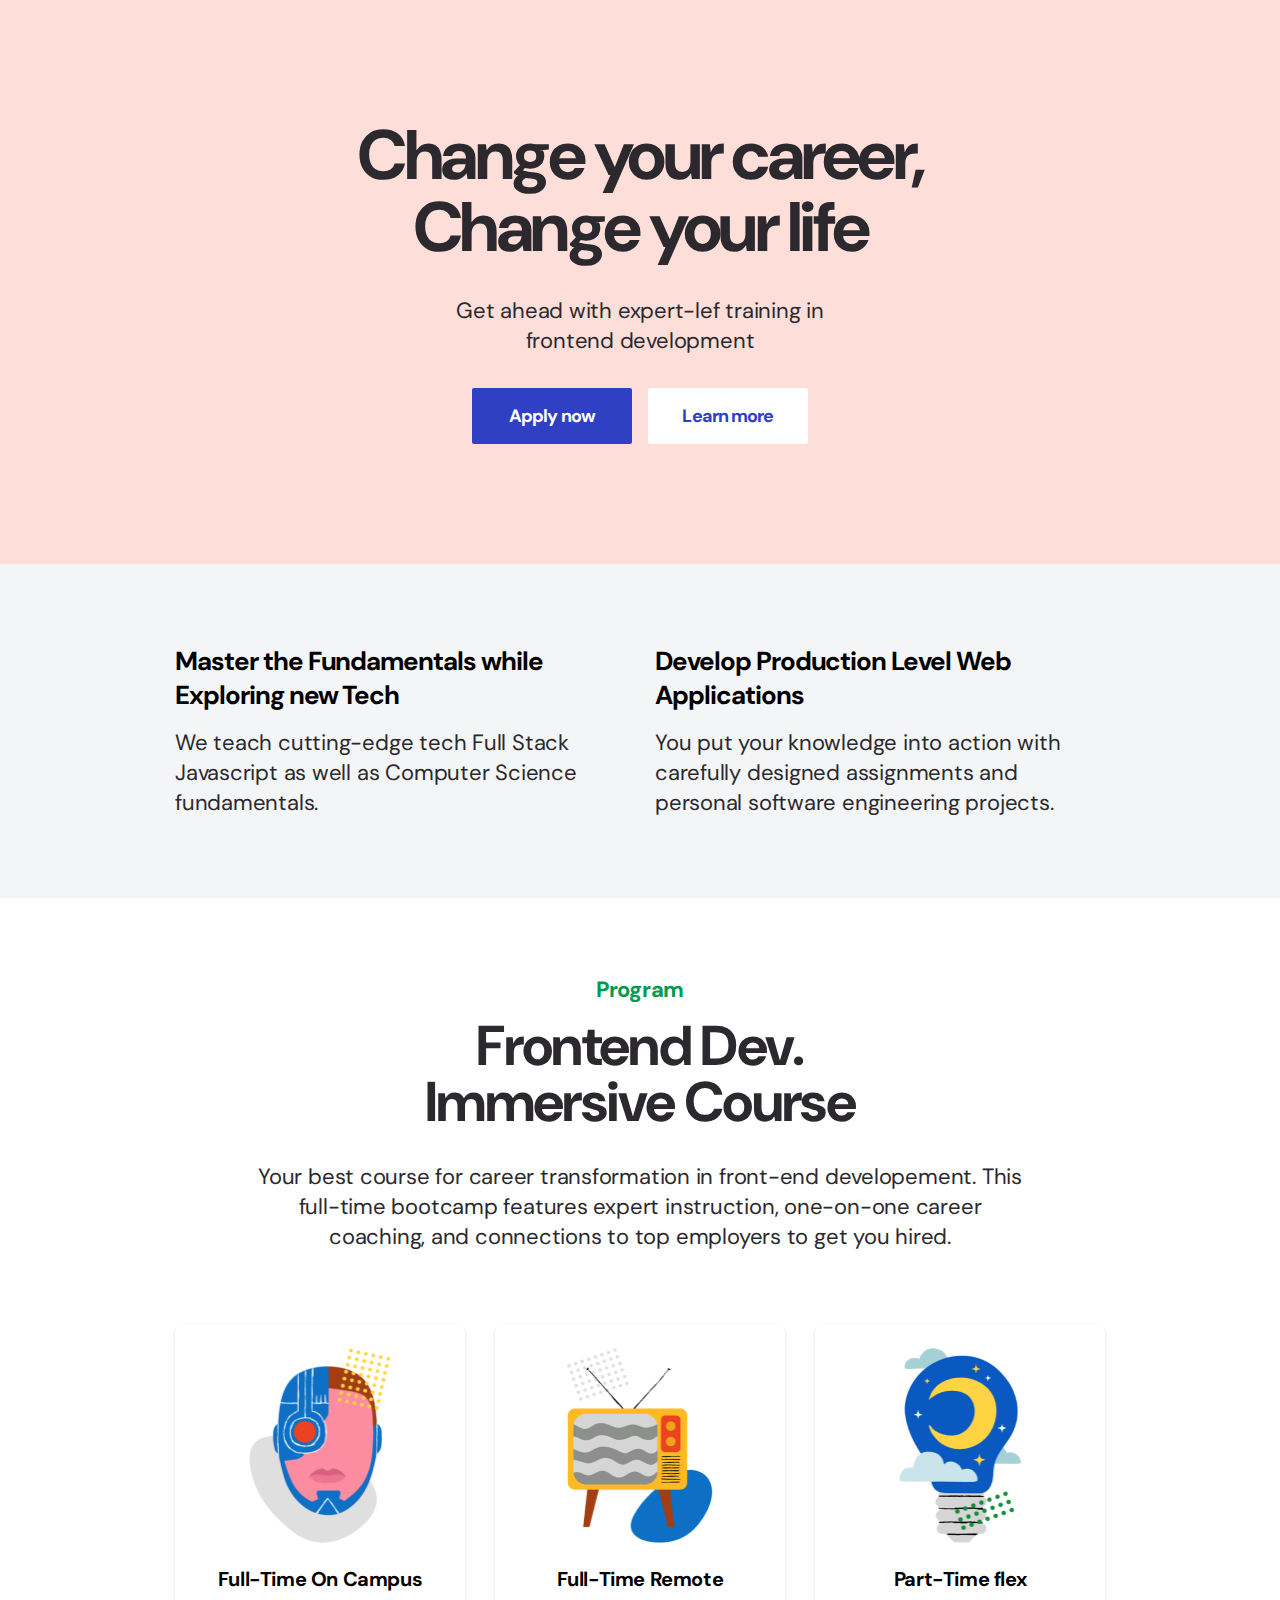
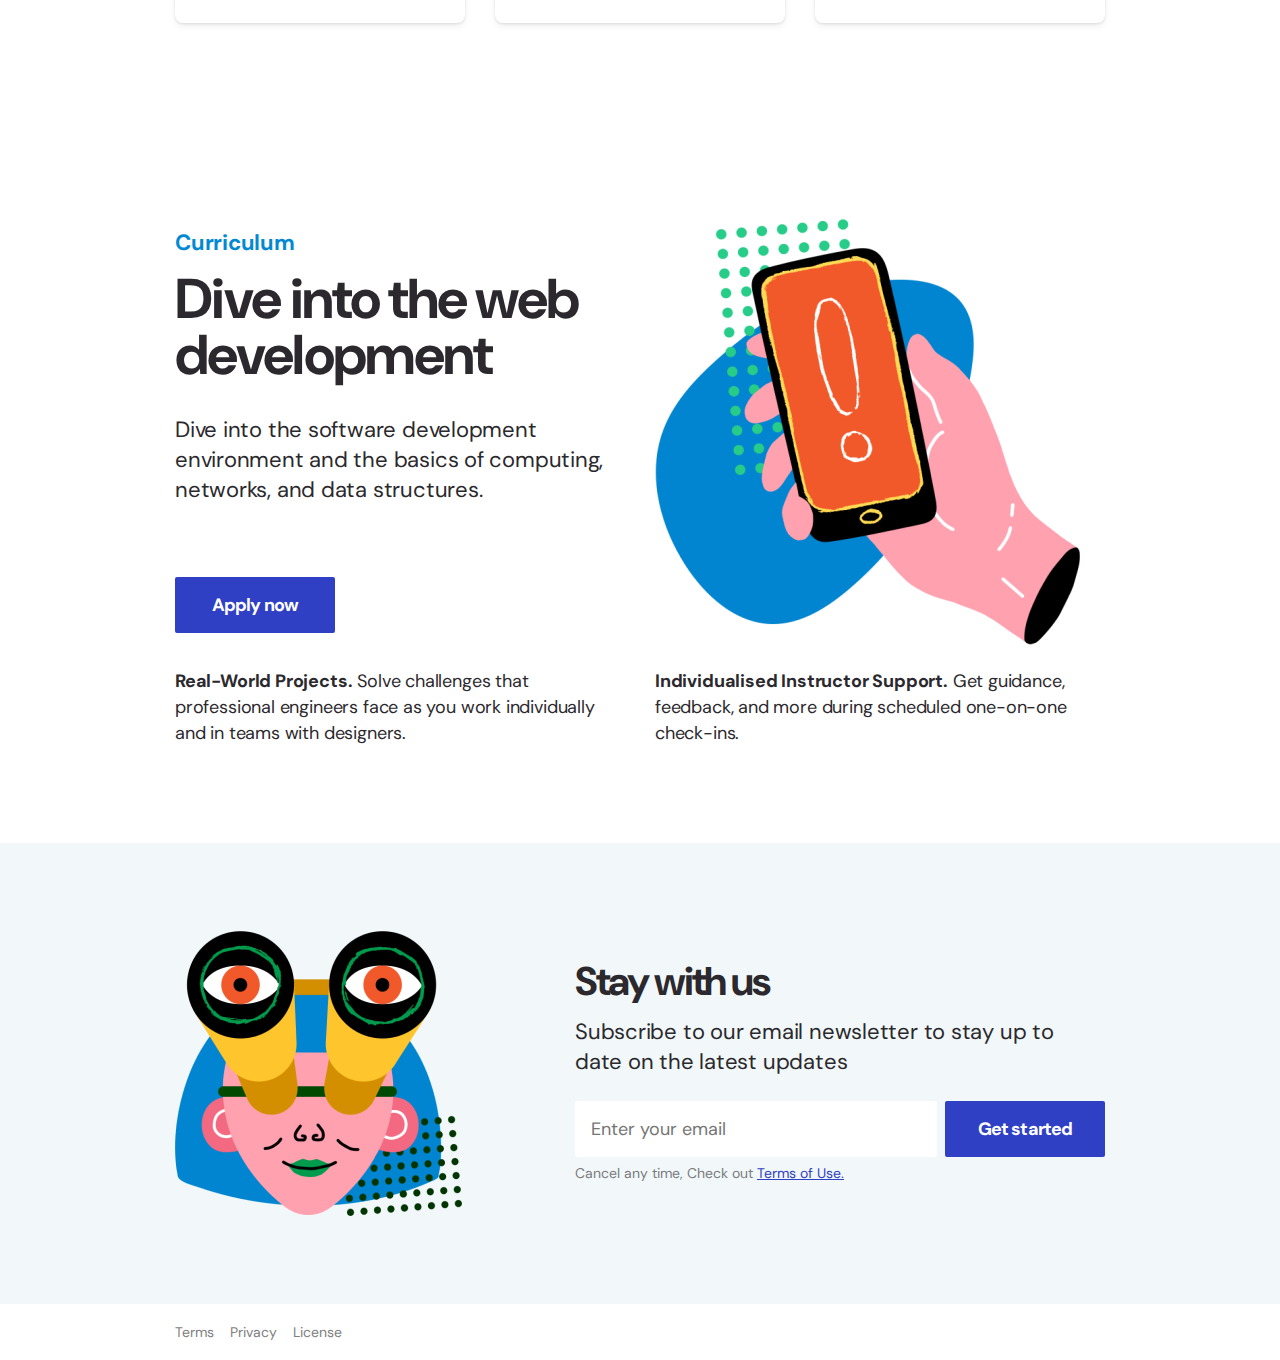
<file: goorm/index.html>
<html lang="en">
<head>
    <meta charset="UTF-8">
    <meta http-equiv="X-UA-Compatible" content="IE=edge">
    <meta name="viewport" content="width=device-width, initial-scale=1.0">
    <title>Document</title>
    <link href="https://fonts.googleapis.com/css2?family=DM+Sans:wght@400;700&display=swap" rel="stylesheet">
    <link rel="stylesheet" href="./grid.min.css">
    <link rel="stylesheet" href="./style.css">
</head>
<body>
    <section class="landing">
        <div class="container">
            <div class="row">
                <div class="col-12">
                    <div class="landing-content">
                        <h1 class="landing-title">Change your career,<br />Change your life</h1>
                        <p class="landing-desc">Get ahead with expert-lef training in<br />frontend development</p>
                        <div class="button-group">
                            <a href="#" class="fill-button">Apply now</a>
                            <a href="#" class="fill-button inverted">Learn more</a>
                        </div>
                    </div>
                </div>
            </div>
        </div>
    </section>

    <section class="service">
        <div class="container">
            <div class="row">
                <div class="col-12 col-md-6">
                    <h2 class="service-title">Master the Fundamentals while Exploring new Tech</h2>
                    <p class="service-desc">We teach cutting-edge tech Full Stack Javascript as well as Computer Science fundamentals.</p>
                </div>
                <div class="col-12 col-md-6">
                    <h2 class="service-title">Develop Production Level Web Applications</h2>
                    <p class="service-desc">You put your knowledge into action with carefully designed assignments and personal software engineering projects.</p>
                </div>
            </div>
        </div>
    </section>

    <section class="program section">
        <div class="container">
            <div class="row justify-content-center">
                <div class="col-12 col-md-10">
                    <strong class="section-category">Program</strong>
                    <h1 class="section-title">Frontend Dev.<br />Immersive Course</h1>
                    <p class="section-desc">Your best course for career transformation in front-end developement. This full-time bootcamp features expert instruction, one-on-one career coaching, and connections to top employers to get you hired.</p>
                </div>
            </div>
            <div class="row">
                <div class="col-12 col-md-4">
                    <a href="#" class="program-card">
                        <img src="./assets/img-fulltime-campus.png" alt="">
                        <strong>Full-Time On Campus</strong>
                    </a>
                </div>
                <div class="col-12 col-md-4">
                    <a href="#" class="program-card">
                        <img src="./assets/img-fulltime-remote.png" alt="">
                        <strong>Full-Time Remote</strong>
                    </a>
                </div>
                <div class="col-12 col-md-4">
                    <a href="#" class="program-card">
                        <img src="./assets/img-parttime-flex.png" alt="">
                        <strong>Part-Time flex</strong>
                    </a>
                </div>
            </div>
        </div>
    </section>

    <section class="curriculum section">
        <div class="container">
            <div class="row align-items-center">
                <div class="col-12 col-md-6">
                    <strong class="section-category">Curriculum</strong>
                    <h1 class="section-title">Dive into the web development</h1>
                    <p class="section-desc">Dive into the software development environment and the basics of computing, networks, and data structures.</p>
                    <a href="#" class="fill-button">Apply now</a>
                </div>
                <div class="col-12 col-md-6">
                    <div class="curriculum-image">
                        <img src="./assets/img-curriculum.png" alt="Curriculum">
                    </div>
                </div>
            </div>
            <div class="row">
                <div class="col-12 col-md-6">
                    <p class="curriculum-detail-desc"><strong>Real-World Projects.</strong> Solve challenges that professional engineers face as you work individually and in teams with designers.</p>
                </div>
                <div class="col-12 col-md-6">
                    <p class="curriculum-detail-desc"><strong>Individualised Instructor Support.</strong> Get guidance, feedback, and more during scheduled one-on-one check-ins.</p>
                </div>
            </div>
        </div>
    </section>

    <aside class="subscription">
        <div class="container">
            <div class="row align-items-center">
                <div class="col-12 col-md-5">
                   <div class="subscription-image">
                       <img src="./assets/img-banner.png" alt="Subscribe us">
                   </div> 
                </div>
                <div class="col-12 col-md-7">
                    <h1 class="subscription-title">Stay with us</h1>
                    <p class="subscription-desc">Subscribe to our email newsletter to stay up to date on the latest updates</p>
                    <form action="" method="POST" class="subscription-form">
                        <div class="input-group">
                            <input type="email" placeholder="Enter your email" />
                            <button type="submit" class="fill-button">Get started</button>
                        </div>
                        <p class="form-notice">Cancel any time, Check out <a href="#">Terms of Use.</a></p>
                    </form>
                </div>
            </div>
        </div>
    </aside>

    <footer class="footer">
        <div class="container">
            <div class="row">
                <div class="col-12">
                    <ul class="footer-links">
                        <li class="footer-link">
                            <a href="#">Terms</a>
                        </li>
                        <li class="footer-link">
                            <a href="#">Privacy</a>
                        </li>
                        <li class="footer-link">
                            <a href="#">License</a>
                        </li>
                    </ul>
                </div>
            </div>
        </div>
    </footer>
</body>
</html>
</file>
<file: goorm/grid.min.css>
.sr-only{position:absolute;width:1px;height:1px;padding:0;margin:-1px;overflow:hidden;clip:rect(0, 0, 0, 0);white-space:nowrap;border:0}.sr-only-focusable:active,.sr-only-focusable:focus{position:static;width:auto;height:auto;overflow:visible;clip:auto;white-space:normal}/*!
 * Bootstrap Grid v4.4.1 (https://getbootstrap.com/)
 * Copyright 2011-2019 The Bootstrap Authors
 * Copyright 2011-2019 Twitter, Inc.
 * Licensed under MIT (https://github.com/twbs/bootstrap/blob/master/LICENSE)
 */html{-webkit-box-sizing:border-box;box-sizing:border-box;-ms-overflow-style:scrollbar}*,*::before,*::after{-webkit-box-sizing:inherit;box-sizing:inherit}.container{width:100%;padding-right:15px;padding-left:15px;margin-right:auto;margin-left:auto}@media (min-width: 576px){.container{max-width:540px}}@media (min-width: 768px){.container{max-width:720px}}@media (min-width: 992px){.container{max-width:960px}}@media (min-width: 1200px){.container{max-width:1140px}}.container-fluid,.container-sm,.container-md,.container-lg,.container-xl{width:100%;padding-right:15px;padding-left:15px;margin-right:auto;margin-left:auto}@media (min-width: 576px){.container,.container-sm{max-width:540px}}@media (min-width: 768px){.container,.container-sm,.container-md{max-width:720px}}@media (min-width: 992px){.container,.container-sm,.container-md,.container-lg{max-width:960px}}@media (min-width: 1200px){.container,.container-sm,.container-md,.container-lg,.container-xl{max-width:1140px}}.row{display:-webkit-box;display:-ms-flexbox;display:flex;-ms-flex-wrap:wrap;flex-wrap:wrap;margin-right:-15px;margin-left:-15px}.no-gutters{margin-right:0;margin-left:0}.no-gutters>.col,.no-gutters>[class*="col-"]{padding-right:0;padding-left:0}.col-1,.col-2,.col-3,.col-4,.col-5,.col-6,.col-7,.col-8,.col-9,.col-10,.col-11,.col-12,.col,.col-auto,.col-sm-1,.col-sm-2,.col-sm-3,.col-sm-4,.col-sm-5,.col-sm-6,.col-sm-7,.col-sm-8,.col-sm-9,.col-sm-10,.col-sm-11,.col-sm-12,.col-sm,.col-sm-auto,.col-md-1,.col-md-2,.col-md-3,.col-md-4,.col-md-5,.col-md-6,.col-md-7,.col-md-8,.col-md-9,.col-md-10,.col-md-11,.col-md-12,.col-md,.col-md-auto,.col-lg-1,.col-lg-2,.col-lg-3,.col-lg-4,.col-lg-5,.col-lg-6,.col-lg-7,.col-lg-8,.col-lg-9,.col-lg-10,.col-lg-11,.col-lg-12,.col-lg,.col-lg-auto,.col-xl-1,.col-xl-2,.col-xl-3,.col-xl-4,.col-xl-5,.col-xl-6,.col-xl-7,.col-xl-8,.col-xl-9,.col-xl-10,.col-xl-11,.col-xl-12,.col-xl,.col-xl-auto{position:relative;width:100%;padding-right:15px;padding-left:15px}.col{-ms-flex-preferred-size:0;flex-basis:0;-webkit-box-flex:1;-ms-flex-positive:1;flex-grow:1;max-width:100%}.row-cols-1>*{-webkit-box-flex:0;-ms-flex:0 0 100%;flex:0 0 100%;max-width:100%}.row-cols-2>*{-webkit-box-flex:0;-ms-flex:0 0 50%;flex:0 0 50%;max-width:50%}.row-cols-3>*{-webkit-box-flex:0;-ms-flex:0 0 33.3333333333%;flex:0 0 33.3333333333%;max-width:33.3333333333%}.row-cols-4>*{-webkit-box-flex:0;-ms-flex:0 0 25%;flex:0 0 25%;max-width:25%}.row-cols-5>*{-webkit-box-flex:0;-ms-flex:0 0 20%;flex:0 0 20%;max-width:20%}.row-cols-6>*{-webkit-box-flex:0;-ms-flex:0 0 16.6666666667%;flex:0 0 16.6666666667%;max-width:16.6666666667%}.col-auto{-webkit-box-flex:0;-ms-flex:0 0 auto;flex:0 0 auto;width:auto;max-width:100%}.col-1{-webkit-box-flex:0;-ms-flex:0 0 8.3333333333%;flex:0 0 8.3333333333%;max-width:8.3333333333%}.col-2{-webkit-box-flex:0;-ms-flex:0 0 16.6666666667%;flex:0 0 16.6666666667%;max-width:16.6666666667%}.col-3{-webkit-box-flex:0;-ms-flex:0 0 25%;flex:0 0 25%;max-width:25%}.col-4{-webkit-box-flex:0;-ms-flex:0 0 33.3333333333%;flex:0 0 33.3333333333%;max-width:33.3333333333%}.col-5{-webkit-box-flex:0;-ms-flex:0 0 41.6666666667%;flex:0 0 41.6666666667%;max-width:41.6666666667%}.col-6{-webkit-box-flex:0;-ms-flex:0 0 50%;flex:0 0 50%;max-width:50%}.col-7{-webkit-box-flex:0;-ms-flex:0 0 58.3333333333%;flex:0 0 58.3333333333%;max-width:58.3333333333%}.col-8{-webkit-box-flex:0;-ms-flex:0 0 66.6666666667%;flex:0 0 66.6666666667%;max-width:66.6666666667%}.col-9{-webkit-box-flex:0;-ms-flex:0 0 75%;flex:0 0 75%;max-width:75%}.col-10{-webkit-box-flex:0;-ms-flex:0 0 83.3333333333%;flex:0 0 83.3333333333%;max-width:83.3333333333%}.col-11{-webkit-box-flex:0;-ms-flex:0 0 91.6666666667%;flex:0 0 91.6666666667%;max-width:91.6666666667%}.col-12{-webkit-box-flex:0;-ms-flex:0 0 100%;flex:0 0 100%;max-width:100%}.order-first{-webkit-box-ordinal-group:0;-ms-flex-order:-1;order:-1}.order-last{-webkit-box-ordinal-group:14;-ms-flex-order:13;order:13}.order-0{-webkit-box-ordinal-group:1;-ms-flex-order:0;order:0}.order-1{-webkit-box-ordinal-group:2;-ms-flex-order:1;order:1}.order-2{-webkit-box-ordinal-group:3;-ms-flex-order:2;order:2}.order-3{-webkit-box-ordinal-group:4;-ms-flex-order:3;order:3}.order-4{-webkit-box-ordinal-group:5;-ms-flex-order:4;order:4}.order-5{-webkit-box-ordinal-group:6;-ms-flex-order:5;order:5}.order-6{-webkit-box-ordinal-group:7;-ms-flex-order:6;order:6}.order-7{-webkit-box-ordinal-group:8;-ms-flex-order:7;order:7}.order-8{-webkit-box-ordinal-group:9;-ms-flex-order:8;order:8}.order-9{-webkit-box-ordinal-group:10;-ms-flex-order:9;order:9}.order-10{-webkit-box-ordinal-group:11;-ms-flex-order:10;order:10}.order-11{-webkit-box-ordinal-group:12;-ms-flex-order:11;order:11}.order-12{-webkit-box-ordinal-group:13;-ms-flex-order:12;order:12}.offset-1{margin-left:8.3333333333%}.offset-2{margin-left:16.6666666667%}.offset-3{margin-left:25%}.offset-4{margin-left:33.3333333333%}.offset-5{margin-left:41.6666666667%}.offset-6{margin-left:50%}.offset-7{margin-left:58.3333333333%}.offset-8{margin-left:66.6666666667%}.offset-9{margin-left:75%}.offset-10{margin-left:83.3333333333%}.offset-11{margin-left:91.6666666667%}@media (min-width: 576px){.col-sm{-ms-flex-preferred-size:0;flex-basis:0;-webkit-box-flex:1;-ms-flex-positive:1;flex-grow:1;max-width:100%}.row-cols-sm-1>*{-webkit-box-flex:0;-ms-flex:0 0 100%;flex:0 0 100%;max-width:100%}.row-cols-sm-2>*{-webkit-box-flex:0;-ms-flex:0 0 50%;flex:0 0 50%;max-width:50%}.row-cols-sm-3>*{-webkit-box-flex:0;-ms-flex:0 0 33.3333333333%;flex:0 0 33.3333333333%;max-width:33.3333333333%}.row-cols-sm-4>*{-webkit-box-flex:0;-ms-flex:0 0 25%;flex:0 0 25%;max-width:25%}.row-cols-sm-5>*{-webkit-box-flex:0;-ms-flex:0 0 20%;flex:0 0 20%;max-width:20%}.row-cols-sm-6>*{-webkit-box-flex:0;-ms-flex:0 0 16.6666666667%;flex:0 0 16.6666666667%;max-width:16.6666666667%}.col-sm-auto{-webkit-box-flex:0;-ms-flex:0 0 auto;flex:0 0 auto;width:auto;max-width:100%}.col-sm-1{-webkit-box-flex:0;-ms-flex:0 0 8.3333333333%;flex:0 0 8.3333333333%;max-width:8.3333333333%}.col-sm-2{-webkit-box-flex:0;-ms-flex:0 0 16.6666666667%;flex:0 0 16.6666666667%;max-width:16.6666666667%}.col-sm-3{-webkit-box-flex:0;-ms-flex:0 0 25%;flex:0 0 25%;max-width:25%}.col-sm-4{-webkit-box-flex:0;-ms-flex:0 0 33.3333333333%;flex:0 0 33.3333333333%;max-width:33.3333333333%}.col-sm-5{-webkit-box-flex:0;-ms-flex:0 0 41.6666666667%;flex:0 0 41.6666666667%;max-width:41.6666666667%}.col-sm-6{-webkit-box-flex:0;-ms-flex:0 0 50%;flex:0 0 50%;max-width:50%}.col-sm-7{-webkit-box-flex:0;-ms-flex:0 0 58.3333333333%;flex:0 0 58.3333333333%;max-width:58.3333333333%}.col-sm-8{-webkit-box-flex:0;-ms-flex:0 0 66.6666666667%;flex:0 0 66.6666666667%;max-width:66.6666666667%}.col-sm-9{-webkit-box-flex:0;-ms-flex:0 0 75%;flex:0 0 75%;max-width:75%}.col-sm-10{-webkit-box-flex:0;-ms-flex:0 0 83.3333333333%;flex:0 0 83.3333333333%;max-width:83.3333333333%}.col-sm-11{-webkit-box-flex:0;-ms-flex:0 0 91.6666666667%;flex:0 0 91.6666666667%;max-width:91.6666666667%}.col-sm-12{-webkit-box-flex:0;-ms-flex:0 0 100%;flex:0 0 100%;max-width:100%}.order-sm-first{-webkit-box-ordinal-group:0;-ms-flex-order:-1;order:-1}.order-sm-last{-webkit-box-ordinal-group:14;-ms-flex-order:13;order:13}.order-sm-0{-webkit-box-ordinal-group:1;-ms-flex-order:0;order:0}.order-sm-1{-webkit-box-ordinal-group:2;-ms-flex-order:1;order:1}.order-sm-2{-webkit-box-ordinal-group:3;-ms-flex-order:2;order:2}.order-sm-3{-webkit-box-ordinal-group:4;-ms-flex-order:3;order:3}.order-sm-4{-webkit-box-ordinal-group:5;-ms-flex-order:4;order:4}.order-sm-5{-webkit-box-ordinal-group:6;-ms-flex-order:5;order:5}.order-sm-6{-webkit-box-ordinal-group:7;-ms-flex-order:6;order:6}.order-sm-7{-webkit-box-ordinal-group:8;-ms-flex-order:7;order:7}.order-sm-8{-webkit-box-ordinal-group:9;-ms-flex-order:8;order:8}.order-sm-9{-webkit-box-ordinal-group:10;-ms-flex-order:9;order:9}.order-sm-10{-webkit-box-ordinal-group:11;-ms-flex-order:10;order:10}.order-sm-11{-webkit-box-ordinal-group:12;-ms-flex-order:11;order:11}.order-sm-12{-webkit-box-ordinal-group:13;-ms-flex-order:12;order:12}.offset-sm-0{margin-left:0}.offset-sm-1{margin-left:8.3333333333%}.offset-sm-2{margin-left:16.6666666667%}.offset-sm-3{margin-left:25%}.offset-sm-4{margin-left:33.3333333333%}.offset-sm-5{margin-left:41.6666666667%}.offset-sm-6{margin-left:50%}.offset-sm-7{margin-left:58.3333333333%}.offset-sm-8{margin-left:66.6666666667%}.offset-sm-9{margin-left:75%}.offset-sm-10{margin-left:83.3333333333%}.offset-sm-11{margin-left:91.6666666667%}}@media (min-width: 768px){.col-md{-ms-flex-preferred-size:0;flex-basis:0;-webkit-box-flex:1;-ms-flex-positive:1;flex-grow:1;max-width:100%}.row-cols-md-1>*{-webkit-box-flex:0;-ms-flex:0 0 100%;flex:0 0 100%;max-width:100%}.row-cols-md-2>*{-webkit-box-flex:0;-ms-flex:0 0 50%;flex:0 0 50%;max-width:50%}.row-cols-md-3>*{-webkit-box-flex:0;-ms-flex:0 0 33.3333333333%;flex:0 0 33.3333333333%;max-width:33.3333333333%}.row-cols-md-4>*{-webkit-box-flex:0;-ms-flex:0 0 25%;flex:0 0 25%;max-width:25%}.row-cols-md-5>*{-webkit-box-flex:0;-ms-flex:0 0 20%;flex:0 0 20%;max-width:20%}.row-cols-md-6>*{-webkit-box-flex:0;-ms-flex:0 0 16.6666666667%;flex:0 0 16.6666666667%;max-width:16.6666666667%}.col-md-auto{-webkit-box-flex:0;-ms-flex:0 0 auto;flex:0 0 auto;width:auto;max-width:100%}.col-md-1{-webkit-box-flex:0;-ms-flex:0 0 8.3333333333%;flex:0 0 8.3333333333%;max-width:8.3333333333%}.col-md-2{-webkit-box-flex:0;-ms-flex:0 0 16.6666666667%;flex:0 0 16.6666666667%;max-width:16.6666666667%}.col-md-3{-webkit-box-flex:0;-ms-flex:0 0 25%;flex:0 0 25%;max-width:25%}.col-md-4{-webkit-box-flex:0;-ms-flex:0 0 33.3333333333%;flex:0 0 33.3333333333%;max-width:33.3333333333%}.col-md-5{-webkit-box-flex:0;-ms-flex:0 0 41.6666666667%;flex:0 0 41.6666666667%;max-width:41.6666666667%}.col-md-6{-webkit-box-flex:0;-ms-flex:0 0 50%;flex:0 0 50%;max-width:50%}.col-md-7{-webkit-box-flex:0;-ms-flex:0 0 58.3333333333%;flex:0 0 58.3333333333%;max-width:58.3333333333%}.col-md-8{-webkit-box-flex:0;-ms-flex:0 0 66.6666666667%;flex:0 0 66.6666666667%;max-width:66.6666666667%}.col-md-9{-webkit-box-flex:0;-ms-flex:0 0 75%;flex:0 0 75%;max-width:75%}.col-md-10{-webkit-box-flex:0;-ms-flex:0 0 83.3333333333%;flex:0 0 83.3333333333%;max-width:83.3333333333%}.col-md-11{-webkit-box-flex:0;-ms-flex:0 0 91.6666666667%;flex:0 0 91.6666666667%;max-width:91.6666666667%}.col-md-12{-webkit-box-flex:0;-ms-flex:0 0 100%;flex:0 0 100%;max-width:100%}.order-md-first{-webkit-box-ordinal-group:0;-ms-flex-order:-1;order:-1}.order-md-last{-webkit-box-ordinal-group:14;-ms-flex-order:13;order:13}.order-md-0{-webkit-box-ordinal-group:1;-ms-flex-order:0;order:0}.order-md-1{-webkit-box-ordinal-group:2;-ms-flex-order:1;order:1}.order-md-2{-webkit-box-ordinal-group:3;-ms-flex-order:2;order:2}.order-md-3{-webkit-box-ordinal-group:4;-ms-flex-order:3;order:3}.order-md-4{-webkit-box-ordinal-group:5;-ms-flex-order:4;order:4}.order-md-5{-webkit-box-ordinal-group:6;-ms-flex-order:5;order:5}.order-md-6{-webkit-box-ordinal-group:7;-ms-flex-order:6;order:6}.order-md-7{-webkit-box-ordinal-group:8;-ms-flex-order:7;order:7}.order-md-8{-webkit-box-ordinal-group:9;-ms-flex-order:8;order:8}.order-md-9{-webkit-box-ordinal-group:10;-ms-flex-order:9;order:9}.order-md-10{-webkit-box-ordinal-group:11;-ms-flex-order:10;order:10}.order-md-11{-webkit-box-ordinal-group:12;-ms-flex-order:11;order:11}.order-md-12{-webkit-box-ordinal-group:13;-ms-flex-order:12;order:12}.offset-md-0{margin-left:0}.offset-md-1{margin-left:8.3333333333%}.offset-md-2{margin-left:16.6666666667%}.offset-md-3{margin-left:25%}.offset-md-4{margin-left:33.3333333333%}.offset-md-5{margin-left:41.6666666667%}.offset-md-6{margin-left:50%}.offset-md-7{margin-left:58.3333333333%}.offset-md-8{margin-left:66.6666666667%}.offset-md-9{margin-left:75%}.offset-md-10{margin-left:83.3333333333%}.offset-md-11{margin-left:91.6666666667%}}@media (min-width: 992px){.col-lg{-ms-flex-preferred-size:0;flex-basis:0;-webkit-box-flex:1;-ms-flex-positive:1;flex-grow:1;max-width:100%}.row-cols-lg-1>*{-webkit-box-flex:0;-ms-flex:0 0 100%;flex:0 0 100%;max-width:100%}.row-cols-lg-2>*{-webkit-box-flex:0;-ms-flex:0 0 50%;flex:0 0 50%;max-width:50%}.row-cols-lg-3>*{-webkit-box-flex:0;-ms-flex:0 0 33.3333333333%;flex:0 0 33.3333333333%;max-width:33.3333333333%}.row-cols-lg-4>*{-webkit-box-flex:0;-ms-flex:0 0 25%;flex:0 0 25%;max-width:25%}.row-cols-lg-5>*{-webkit-box-flex:0;-ms-flex:0 0 20%;flex:0 0 20%;max-width:20%}.row-cols-lg-6>*{-webkit-box-flex:0;-ms-flex:0 0 16.6666666667%;flex:0 0 16.6666666667%;max-width:16.6666666667%}.col-lg-auto{-webkit-box-flex:0;-ms-flex:0 0 auto;flex:0 0 auto;width:auto;max-width:100%}.col-lg-1{-webkit-box-flex:0;-ms-flex:0 0 8.3333333333%;flex:0 0 8.3333333333%;max-width:8.3333333333%}.col-lg-2{-webkit-box-flex:0;-ms-flex:0 0 16.6666666667%;flex:0 0 16.6666666667%;max-width:16.6666666667%}.col-lg-3{-webkit-box-flex:0;-ms-flex:0 0 25%;flex:0 0 25%;max-width:25%}.col-lg-4{-webkit-box-flex:0;-ms-flex:0 0 33.3333333333%;flex:0 0 33.3333333333%;max-width:33.3333333333%}.col-lg-5{-webkit-box-flex:0;-ms-flex:0 0 41.6666666667%;flex:0 0 41.6666666667%;max-width:41.6666666667%}.col-lg-6{-webkit-box-flex:0;-ms-flex:0 0 50%;flex:0 0 50%;max-width:50%}.col-lg-7{-webkit-box-flex:0;-ms-flex:0 0 58.3333333333%;flex:0 0 58.3333333333%;max-width:58.3333333333%}.col-lg-8{-webkit-box-flex:0;-ms-flex:0 0 66.6666666667%;flex:0 0 66.6666666667%;max-width:66.6666666667%}.col-lg-9{-webkit-box-flex:0;-ms-flex:0 0 75%;flex:0 0 75%;max-width:75%}.col-lg-10{-webkit-box-flex:0;-ms-flex:0 0 83.3333333333%;flex:0 0 83.3333333333%;max-width:83.3333333333%}.col-lg-11{-webkit-box-flex:0;-ms-flex:0 0 91.6666666667%;flex:0 0 91.6666666667%;max-width:91.6666666667%}.col-lg-12{-webkit-box-flex:0;-ms-flex:0 0 100%;flex:0 0 100%;max-width:100%}.order-lg-first{-webkit-box-ordinal-group:0;-ms-flex-order:-1;order:-1}.order-lg-last{-webkit-box-ordinal-group:14;-ms-flex-order:13;order:13}.order-lg-0{-webkit-box-ordinal-group:1;-ms-flex-order:0;order:0}.order-lg-1{-webkit-box-ordinal-group:2;-ms-flex-order:1;order:1}.order-lg-2{-webkit-box-ordinal-group:3;-ms-flex-order:2;order:2}.order-lg-3{-webkit-box-ordinal-group:4;-ms-flex-order:3;order:3}.order-lg-4{-webkit-box-ordinal-group:5;-ms-flex-order:4;order:4}.order-lg-5{-webkit-box-ordinal-group:6;-ms-flex-order:5;order:5}.order-lg-6{-webkit-box-ordinal-group:7;-ms-flex-order:6;order:6}.order-lg-7{-webkit-box-ordinal-group:8;-ms-flex-order:7;order:7}.order-lg-8{-webkit-box-ordinal-group:9;-ms-flex-order:8;order:8}.order-lg-9{-webkit-box-ordinal-group:10;-ms-flex-order:9;order:9}.order-lg-10{-webkit-box-ordinal-group:11;-ms-flex-order:10;order:10}.order-lg-11{-webkit-box-ordinal-group:12;-ms-flex-order:11;order:11}.order-lg-12{-webkit-box-ordinal-group:13;-ms-flex-order:12;order:12}.offset-lg-0{margin-left:0}.offset-lg-1{margin-left:8.3333333333%}.offset-lg-2{margin-left:16.6666666667%}.offset-lg-3{margin-left:25%}.offset-lg-4{margin-left:33.3333333333%}.offset-lg-5{margin-left:41.6666666667%}.offset-lg-6{margin-left:50%}.offset-lg-7{margin-left:58.3333333333%}.offset-lg-8{margin-left:66.6666666667%}.offset-lg-9{margin-left:75%}.offset-lg-10{margin-left:83.3333333333%}.offset-lg-11{margin-left:91.6666666667%}}@media (min-width: 1200px){.col-xl{-ms-flex-preferred-size:0;flex-basis:0;-webkit-box-flex:1;-ms-flex-positive:1;flex-grow:1;max-width:100%}.row-cols-xl-1>*{-webkit-box-flex:0;-ms-flex:0 0 100%;flex:0 0 100%;max-width:100%}.row-cols-xl-2>*{-webkit-box-flex:0;-ms-flex:0 0 50%;flex:0 0 50%;max-width:50%}.row-cols-xl-3>*{-webkit-box-flex:0;-ms-flex:0 0 33.3333333333%;flex:0 0 33.3333333333%;max-width:33.3333333333%}.row-cols-xl-4>*{-webkit-box-flex:0;-ms-flex:0 0 25%;flex:0 0 25%;max-width:25%}.row-cols-xl-5>*{-webkit-box-flex:0;-ms-flex:0 0 20%;flex:0 0 20%;max-width:20%}.row-cols-xl-6>*{-webkit-box-flex:0;-ms-flex:0 0 16.6666666667%;flex:0 0 16.6666666667%;max-width:16.6666666667%}.col-xl-auto{-webkit-box-flex:0;-ms-flex:0 0 auto;flex:0 0 auto;width:auto;max-width:100%}.col-xl-1{-webkit-box-flex:0;-ms-flex:0 0 8.3333333333%;flex:0 0 8.3333333333%;max-width:8.3333333333%}.col-xl-2{-webkit-box-flex:0;-ms-flex:0 0 16.6666666667%;flex:0 0 16.6666666667%;max-width:16.6666666667%}.col-xl-3{-webkit-box-flex:0;-ms-flex:0 0 25%;flex:0 0 25%;max-width:25%}.col-xl-4{-webkit-box-flex:0;-ms-flex:0 0 33.3333333333%;flex:0 0 33.3333333333%;max-width:33.3333333333%}.col-xl-5{-webkit-box-flex:0;-ms-flex:0 0 41.6666666667%;flex:0 0 41.6666666667%;max-width:41.6666666667%}.col-xl-6{-webkit-box-flex:0;-ms-flex:0 0 50%;flex:0 0 50%;max-width:50%}.col-xl-7{-webkit-box-flex:0;-ms-flex:0 0 58.3333333333%;flex:0 0 58.3333333333%;max-width:58.3333333333%}.col-xl-8{-webkit-box-flex:0;-ms-flex:0 0 66.6666666667%;flex:0 0 66.6666666667%;max-width:66.6666666667%}.col-xl-9{-webkit-box-flex:0;-ms-flex:0 0 75%;flex:0 0 75%;max-width:75%}.col-xl-10{-webkit-box-flex:0;-ms-flex:0 0 83.3333333333%;flex:0 0 83.3333333333%;max-width:83.3333333333%}.col-xl-11{-webkit-box-flex:0;-ms-flex:0 0 91.6666666667%;flex:0 0 91.6666666667%;max-width:91.6666666667%}.col-xl-12{-webkit-box-flex:0;-ms-flex:0 0 100%;flex:0 0 100%;max-width:100%}.order-xl-first{-webkit-box-ordinal-group:0;-ms-flex-order:-1;order:-1}.order-xl-last{-webkit-box-ordinal-group:14;-ms-flex-order:13;order:13}.order-xl-0{-webkit-box-ordinal-group:1;-ms-flex-order:0;order:0}.order-xl-1{-webkit-box-ordinal-group:2;-ms-flex-order:1;order:1}.order-xl-2{-webkit-box-ordinal-group:3;-ms-flex-order:2;order:2}.order-xl-3{-webkit-box-ordinal-group:4;-ms-flex-order:3;order:3}.order-xl-4{-webkit-box-ordinal-group:5;-ms-flex-order:4;order:4}.order-xl-5{-webkit-box-ordinal-group:6;-ms-flex-order:5;order:5}.order-xl-6{-webkit-box-ordinal-group:7;-ms-flex-order:6;order:6}.order-xl-7{-webkit-box-ordinal-group:8;-ms-flex-order:7;order:7}.order-xl-8{-webkit-box-ordinal-group:9;-ms-flex-order:8;order:8}.order-xl-9{-webkit-box-ordinal-group:10;-ms-flex-order:9;order:9}.order-xl-10{-webkit-box-ordinal-group:11;-ms-flex-order:10;order:10}.order-xl-11{-webkit-box-ordinal-group:12;-ms-flex-order:11;order:11}.order-xl-12{-webkit-box-ordinal-group:13;-ms-flex-order:12;order:12}.offset-xl-0{margin-left:0}.offset-xl-1{margin-left:8.3333333333%}.offset-xl-2{margin-left:16.6666666667%}.offset-xl-3{margin-left:25%}.offset-xl-4{margin-left:33.3333333333%}.offset-xl-5{margin-left:41.6666666667%}.offset-xl-6{margin-left:50%}.offset-xl-7{margin-left:58.3333333333%}.offset-xl-8{margin-left:66.6666666667%}.offset-xl-9{margin-left:75%}.offset-xl-10{margin-left:83.3333333333%}.offset-xl-11{margin-left:91.6666666667%}}.d-none{display:none !important}.d-inline{display:inline !important}.d-inline-block{display:inline-block !important}.d-block{display:block !important}.d-table{display:table !important}.d-table-row{display:table-row !important}.d-table-cell{display:table-cell !important}.d-flex{display:-webkit-box !important;display:-ms-flexbox !important;display:flex !important}.d-inline-flex{display:-webkit-inline-box !important;display:-ms-inline-flexbox !important;display:inline-flex !important}@media (min-width: 576px){.d-sm-none{display:none !important}.d-sm-inline{display:inline !important}.d-sm-inline-block{display:inline-block !important}.d-sm-block{display:block !important}.d-sm-table{display:table !important}.d-sm-table-row{display:table-row !important}.d-sm-table-cell{display:table-cell !important}.d-sm-flex{display:-webkit-box !important;display:-ms-flexbox !important;display:flex !important}.d-sm-inline-flex{display:-webkit-inline-box !important;display:-ms-inline-flexbox !important;display:inline-flex !important}}@media (min-width: 768px){.d-md-none{display:none !important}.d-md-inline{display:inline !important}.d-md-inline-block{display:inline-block !important}.d-md-block{display:block !important}.d-md-table{display:table !important}.d-md-table-row{display:table-row !important}.d-md-table-cell{display:table-cell !important}.d-md-flex{display:-webkit-box !important;display:-ms-flexbox !important;display:flex !important}.d-md-inline-flex{display:-webkit-inline-box !important;display:-ms-inline-flexbox !important;display:inline-flex !important}}@media (min-width: 992px){.d-lg-none{display:none !important}.d-lg-inline{display:inline !important}.d-lg-inline-block{display:inline-block !important}.d-lg-block{display:block !important}.d-lg-table{display:table !important}.d-lg-table-row{display:table-row !important}.d-lg-table-cell{display:table-cell !important}.d-lg-flex{display:-webkit-box !important;display:-ms-flexbox !important;display:flex !important}.d-lg-inline-flex{display:-webkit-inline-box !important;display:-ms-inline-flexbox !important;display:inline-flex !important}}@media (min-width: 1200px){.d-xl-none{display:none !important}.d-xl-inline{display:inline !important}.d-xl-inline-block{display:inline-block !important}.d-xl-block{display:block !important}.d-xl-table{display:table !important}.d-xl-table-row{display:table-row !important}.d-xl-table-cell{display:table-cell !important}.d-xl-flex{display:-webkit-box !important;display:-ms-flexbox !important;display:flex !important}.d-xl-inline-flex{display:-webkit-inline-box !important;display:-ms-inline-flexbox !important;display:inline-flex !important}}@media print{.d-print-none{display:none !important}.d-print-inline{display:inline !important}.d-print-inline-block{display:inline-block !important}.d-print-block{display:block !important}.d-print-table{display:table !important}.d-print-table-row{display:table-row !important}.d-print-table-cell{display:table-cell !important}.d-print-flex{display:-webkit-box !important;display:-ms-flexbox !important;display:flex !important}.d-print-inline-flex{display:-webkit-inline-box !important;display:-ms-inline-flexbox !important;display:inline-flex !important}}.flex-row{-webkit-box-orient:horizontal !important;-webkit-box-direction:normal !important;-ms-flex-direction:row !important;flex-direction:row !important}.flex-column{-webkit-box-orient:vertical !important;-webkit-box-direction:normal !important;-ms-flex-direction:column !important;flex-direction:column !important}.flex-row-reverse{-webkit-box-orient:horizontal !important;-webkit-box-direction:reverse !important;-ms-flex-direction:row-reverse !important;flex-direction:row-reverse !important}.flex-column-reverse{-webkit-box-orient:vertical !important;-webkit-box-direction:reverse !important;-ms-flex-direction:column-reverse !important;flex-direction:column-reverse !important}.flex-wrap{-ms-flex-wrap:wrap !important;flex-wrap:wrap !important}.flex-nowrap{-ms-flex-wrap:nowrap !important;flex-wrap:nowrap !important}.flex-wrap-reverse{-ms-flex-wrap:wrap-reverse !important;flex-wrap:wrap-reverse !important}.flex-fill{-webkit-box-flex:1 !important;-ms-flex:1 1 auto !important;flex:1 1 auto !important}.flex-grow-0{-webkit-box-flex:0 !important;-ms-flex-positive:0 !important;flex-grow:0 !important}.flex-grow-1{-webkit-box-flex:1 !important;-ms-flex-positive:1 !important;flex-grow:1 !important}.flex-shrink-0{-ms-flex-negative:0 !important;flex-shrink:0 !important}.flex-shrink-1{-ms-flex-negative:1 !important;flex-shrink:1 !important}.justify-content-start{-webkit-box-pack:start !important;-ms-flex-pack:start !important;justify-content:flex-start !important}.justify-content-end{-webkit-box-pack:end !important;-ms-flex-pack:end !important;justify-content:flex-end !important}.justify-content-center{-webkit-box-pack:center !important;-ms-flex-pack:center !important;justify-content:center !important}.justify-content-between{-webkit-box-pack:justify !important;-ms-flex-pack:justify !important;justify-content:space-between !important}.justify-content-around{-ms-flex-pack:distribute !important;justify-content:space-around !important}.align-items-start{-webkit-box-align:start !important;-ms-flex-align:start !important;align-items:flex-start !important}.align-items-end{-webkit-box-align:end !important;-ms-flex-align:end !important;align-items:flex-end !important}.align-items-center{-webkit-box-align:center !important;-ms-flex-align:center !important;align-items:center !important}.align-items-baseline{-webkit-box-align:baseline !important;-ms-flex-align:baseline !important;align-items:baseline !important}.align-items-stretch{-webkit-box-align:stretch !important;-ms-flex-align:stretch !important;align-items:stretch !important}.align-content-start{-ms-flex-line-pack:start !important;align-content:flex-start !important}.align-content-end{-ms-flex-line-pack:end !important;align-content:flex-end !important}.align-content-center{-ms-flex-line-pack:center !important;align-content:center !important}.align-content-between{-ms-flex-line-pack:justify !important;align-content:space-between !important}.align-content-around{-ms-flex-line-pack:distribute !important;align-content:space-around !important}.align-content-stretch{-ms-flex-line-pack:stretch !important;align-content:stretch !important}.align-self-auto{-ms-flex-item-align:auto !important;align-self:auto !important}.align-self-start{-ms-flex-item-align:start !important;align-self:flex-start !important}.align-self-end{-ms-flex-item-align:end !important;align-self:flex-end !important}.align-self-center{-ms-flex-item-align:center !important;align-self:center !important}.align-self-baseline{-ms-flex-item-align:baseline !important;align-self:baseline !important}.align-self-stretch{-ms-flex-item-align:stretch !important;align-self:stretch !important}@media (min-width: 576px){.flex-sm-row{-webkit-box-orient:horizontal !important;-webkit-box-direction:normal !important;-ms-flex-direction:row !important;flex-direction:row !important}.flex-sm-column{-webkit-box-orient:vertical !important;-webkit-box-direction:normal !important;-ms-flex-direction:column !important;flex-direction:column !important}.flex-sm-row-reverse{-webkit-box-orient:horizontal !important;-webkit-box-direction:reverse !important;-ms-flex-direction:row-reverse !important;flex-direction:row-reverse !important}.flex-sm-column-reverse{-webkit-box-orient:vertical !important;-webkit-box-direction:reverse !important;-ms-flex-direction:column-reverse !important;flex-direction:column-reverse !important}.flex-sm-wrap{-ms-flex-wrap:wrap !important;flex-wrap:wrap !important}.flex-sm-nowrap{-ms-flex-wrap:nowrap !important;flex-wrap:nowrap !important}.flex-sm-wrap-reverse{-ms-flex-wrap:wrap-reverse !important;flex-wrap:wrap-reverse !important}.flex-sm-fill{-webkit-box-flex:1 !important;-ms-flex:1 1 auto !important;flex:1 1 auto !important}.flex-sm-grow-0{-webkit-box-flex:0 !important;-ms-flex-positive:0 !important;flex-grow:0 !important}.flex-sm-grow-1{-webkit-box-flex:1 !important;-ms-flex-positive:1 !important;flex-grow:1 !important}.flex-sm-shrink-0{-ms-flex-negative:0 !important;flex-shrink:0 !important}.flex-sm-shrink-1{-ms-flex-negative:1 !important;flex-shrink:1 !important}.justify-content-sm-start{-webkit-box-pack:start !important;-ms-flex-pack:start !important;justify-content:flex-start !important}.justify-content-sm-end{-webkit-box-pack:end !important;-ms-flex-pack:end !important;justify-content:flex-end !important}.justify-content-sm-center{-webkit-box-pack:center !important;-ms-flex-pack:center !important;justify-content:center !important}.justify-content-sm-between{-webkit-box-pack:justify !important;-ms-flex-pack:justify !important;justify-content:space-between !important}.justify-content-sm-around{-ms-flex-pack:distribute !important;justify-content:space-around !important}.align-items-sm-start{-webkit-box-align:start !important;-ms-flex-align:start !important;align-items:flex-start !important}.align-items-sm-end{-webkit-box-align:end !important;-ms-flex-align:end !important;align-items:flex-end !important}.align-items-sm-center{-webkit-box-align:center !important;-ms-flex-align:center !important;align-items:center !important}.align-items-sm-baseline{-webkit-box-align:baseline !important;-ms-flex-align:baseline !important;align-items:baseline !important}.align-items-sm-stretch{-webkit-box-align:stretch !important;-ms-flex-align:stretch !important;align-items:stretch !important}.align-content-sm-start{-ms-flex-line-pack:start !important;align-content:flex-start !important}.align-content-sm-end{-ms-flex-line-pack:end !important;align-content:flex-end !important}.align-content-sm-center{-ms-flex-line-pack:center !important;align-content:center !important}.align-content-sm-between{-ms-flex-line-pack:justify !important;align-content:space-between !important}.align-content-sm-around{-ms-flex-line-pack:distribute !important;align-content:space-around !important}.align-content-sm-stretch{-ms-flex-line-pack:stretch !important;align-content:stretch !important}.align-self-sm-auto{-ms-flex-item-align:auto !important;align-self:auto !important}.align-self-sm-start{-ms-flex-item-align:start !important;align-self:flex-start !important}.align-self-sm-end{-ms-flex-item-align:end !important;align-self:flex-end !important}.align-self-sm-center{-ms-flex-item-align:center !important;align-self:center !important}.align-self-sm-baseline{-ms-flex-item-align:baseline !important;align-self:baseline !important}.align-self-sm-stretch{-ms-flex-item-align:stretch !important;align-self:stretch !important}}@media (min-width: 768px){.flex-md-row{-webkit-box-orient:horizontal !important;-webkit-box-direction:normal !important;-ms-flex-direction:row !important;flex-direction:row !important}.flex-md-column{-webkit-box-orient:vertical !important;-webkit-box-direction:normal !important;-ms-flex-direction:column !important;flex-direction:column !important}.flex-md-row-reverse{-webkit-box-orient:horizontal !important;-webkit-box-direction:reverse !important;-ms-flex-direction:row-reverse !important;flex-direction:row-reverse !important}.flex-md-column-reverse{-webkit-box-orient:vertical !important;-webkit-box-direction:reverse !important;-ms-flex-direction:column-reverse !important;flex-direction:column-reverse !important}.flex-md-wrap{-ms-flex-wrap:wrap !important;flex-wrap:wrap !important}.flex-md-nowrap{-ms-flex-wrap:nowrap !important;flex-wrap:nowrap !important}.flex-md-wrap-reverse{-ms-flex-wrap:wrap-reverse !important;flex-wrap:wrap-reverse !important}.flex-md-fill{-webkit-box-flex:1 !important;-ms-flex:1 1 auto !important;flex:1 1 auto !important}.flex-md-grow-0{-webkit-box-flex:0 !important;-ms-flex-positive:0 !important;flex-grow:0 !important}.flex-md-grow-1{-webkit-box-flex:1 !important;-ms-flex-positive:1 !important;flex-grow:1 !important}.flex-md-shrink-0{-ms-flex-negative:0 !important;flex-shrink:0 !important}.flex-md-shrink-1{-ms-flex-negative:1 !important;flex-shrink:1 !important}.justify-content-md-start{-webkit-box-pack:start !important;-ms-flex-pack:start !important;justify-content:flex-start !important}.justify-content-md-end{-webkit-box-pack:end !important;-ms-flex-pack:end !important;justify-content:flex-end !important}.justify-content-md-center{-webkit-box-pack:center !important;-ms-flex-pack:center !important;justify-content:center !important}.justify-content-md-between{-webkit-box-pack:justify !important;-ms-flex-pack:justify !important;justify-content:space-between !important}.justify-content-md-around{-ms-flex-pack:distribute !important;justify-content:space-around !important}.align-items-md-start{-webkit-box-align:start !important;-ms-flex-align:start !important;align-items:flex-start !important}.align-items-md-end{-webkit-box-align:end !important;-ms-flex-align:end !important;align-items:flex-end !important}.align-items-md-center{-webkit-box-align:center !important;-ms-flex-align:center !important;align-items:center !important}.align-items-md-baseline{-webkit-box-align:baseline !important;-ms-flex-align:baseline !important;align-items:baseline !important}.align-items-md-stretch{-webkit-box-align:stretch !important;-ms-flex-align:stretch !important;align-items:stretch !important}.align-content-md-start{-ms-flex-line-pack:start !important;align-content:flex-start !important}.align-content-md-end{-ms-flex-line-pack:end !important;align-content:flex-end !important}.align-content-md-center{-ms-flex-line-pack:center !important;align-content:center !important}.align-content-md-between{-ms-flex-line-pack:justify !important;align-content:space-between !important}.align-content-md-around{-ms-flex-line-pack:distribute !important;align-content:space-around !important}.align-content-md-stretch{-ms-flex-line-pack:stretch !important;align-content:stretch !important}.align-self-md-auto{-ms-flex-item-align:auto !important;align-self:auto !important}.align-self-md-start{-ms-flex-item-align:start !important;align-self:flex-start !important}.align-self-md-end{-ms-flex-item-align:end !important;align-self:flex-end !important}.align-self-md-center{-ms-flex-item-align:center !important;align-self:center !important}.align-self-md-baseline{-ms-flex-item-align:baseline !important;align-self:baseline !important}.align-self-md-stretch{-ms-flex-item-align:stretch !important;align-self:stretch !important}}@media (min-width: 992px){.flex-lg-row{-webkit-box-orient:horizontal !important;-webkit-box-direction:normal !important;-ms-flex-direction:row !important;flex-direction:row !important}.flex-lg-column{-webkit-box-orient:vertical !important;-webkit-box-direction:normal !important;-ms-flex-direction:column !important;flex-direction:column !important}.flex-lg-row-reverse{-webkit-box-orient:horizontal !important;-webkit-box-direction:reverse !important;-ms-flex-direction:row-reverse !important;flex-direction:row-reverse !important}.flex-lg-column-reverse{-webkit-box-orient:vertical !important;-webkit-box-direction:reverse !important;-ms-flex-direction:column-reverse !important;flex-direction:column-reverse !important}.flex-lg-wrap{-ms-flex-wrap:wrap !important;flex-wrap:wrap !important}.flex-lg-nowrap{-ms-flex-wrap:nowrap !important;flex-wrap:nowrap !important}.flex-lg-wrap-reverse{-ms-flex-wrap:wrap-reverse !important;flex-wrap:wrap-reverse !important}.flex-lg-fill{-webkit-box-flex:1 !important;-ms-flex:1 1 auto !important;flex:1 1 auto !important}.flex-lg-grow-0{-webkit-box-flex:0 !important;-ms-flex-positive:0 !important;flex-grow:0 !important}.flex-lg-grow-1{-webkit-box-flex:1 !important;-ms-flex-positive:1 !important;flex-grow:1 !important}.flex-lg-shrink-0{-ms-flex-negative:0 !important;flex-shrink:0 !important}.flex-lg-shrink-1{-ms-flex-negative:1 !important;flex-shrink:1 !important}.justify-content-lg-start{-webkit-box-pack:start !important;-ms-flex-pack:start !important;justify-content:flex-start !important}.justify-content-lg-end{-webkit-box-pack:end !important;-ms-flex-pack:end !important;justify-content:flex-end !important}.justify-content-lg-center{-webkit-box-pack:center !important;-ms-flex-pack:center !important;justify-content:center !important}.justify-content-lg-between{-webkit-box-pack:justify !important;-ms-flex-pack:justify !important;justify-content:space-between !important}.justify-content-lg-around{-ms-flex-pack:distribute !important;justify-content:space-around !important}.align-items-lg-start{-webkit-box-align:start !important;-ms-flex-align:start !important;align-items:flex-start !important}.align-items-lg-end{-webkit-box-align:end !important;-ms-flex-align:end !important;align-items:flex-end !important}.align-items-lg-center{-webkit-box-align:center !important;-ms-flex-align:center !important;align-items:center !important}.align-items-lg-baseline{-webkit-box-align:baseline !important;-ms-flex-align:baseline !important;align-items:baseline !important}.align-items-lg-stretch{-webkit-box-align:stretch !important;-ms-flex-align:stretch !important;align-items:stretch !important}.align-content-lg-start{-ms-flex-line-pack:start !important;align-content:flex-start !important}.align-content-lg-end{-ms-flex-line-pack:end !important;align-content:flex-end !important}.align-content-lg-center{-ms-flex-line-pack:center !important;align-content:center !important}.align-content-lg-between{-ms-flex-line-pack:justify !important;align-content:space-between !important}.align-content-lg-around{-ms-flex-line-pack:distribute !important;align-content:space-around !important}.align-content-lg-stretch{-ms-flex-line-pack:stretch !important;align-content:stretch !important}.align-self-lg-auto{-ms-flex-item-align:auto !important;align-self:auto !important}.align-self-lg-start{-ms-flex-item-align:start !important;align-self:flex-start !important}.align-self-lg-end{-ms-flex-item-align:end !important;align-self:flex-end !important}.align-self-lg-center{-ms-flex-item-align:center !important;align-self:center !important}.align-self-lg-baseline{-ms-flex-item-align:baseline !important;align-self:baseline !important}.align-self-lg-stretch{-ms-flex-item-align:stretch !important;align-self:stretch !important}}@media (min-width: 1200px){.flex-xl-row{-webkit-box-orient:horizontal !important;-webkit-box-direction:normal !important;-ms-flex-direction:row !important;flex-direction:row !important}.flex-xl-column{-webkit-box-orient:vertical !important;-webkit-box-direction:normal !important;-ms-flex-direction:column !important;flex-direction:column !important}.flex-xl-row-reverse{-webkit-box-orient:horizontal !important;-webkit-box-direction:reverse !important;-ms-flex-direction:row-reverse !important;flex-direction:row-reverse !important}.flex-xl-column-reverse{-webkit-box-orient:vertical !important;-webkit-box-direction:reverse !important;-ms-flex-direction:column-reverse !important;flex-direction:column-reverse !important}.flex-xl-wrap{-ms-flex-wrap:wrap !important;flex-wrap:wrap !important}.flex-xl-nowrap{-ms-flex-wrap:nowrap !important;flex-wrap:nowrap !important}.flex-xl-wrap-reverse{-ms-flex-wrap:wrap-reverse !important;flex-wrap:wrap-reverse !important}.flex-xl-fill{-webkit-box-flex:1 !important;-ms-flex:1 1 auto !important;flex:1 1 auto !important}.flex-xl-grow-0{-webkit-box-flex:0 !important;-ms-flex-positive:0 !important;flex-grow:0 !important}.flex-xl-grow-1{-webkit-box-flex:1 !important;-ms-flex-positive:1 !important;flex-grow:1 !important}.flex-xl-shrink-0{-ms-flex-negative:0 !important;flex-shrink:0 !important}.flex-xl-shrink-1{-ms-flex-negative:1 !important;flex-shrink:1 !important}.justify-content-xl-start{-webkit-box-pack:start !important;-ms-flex-pack:start !important;justify-content:flex-start !important}.justify-content-xl-end{-webkit-box-pack:end !important;-ms-flex-pack:end !important;justify-content:flex-end !important}.justify-content-xl-center{-webkit-box-pack:center !important;-ms-flex-pack:center !important;justify-content:center !important}.justify-content-xl-between{-webkit-box-pack:justify !important;-ms-flex-pack:justify !important;justify-content:space-between !important}.justify-content-xl-around{-ms-flex-pack:distribute !important;justify-content:space-around !important}.align-items-xl-start{-webkit-box-align:start !important;-ms-flex-align:start !important;align-items:flex-start !important}.align-items-xl-end{-webkit-box-align:end !important;-ms-flex-align:end !important;align-items:flex-end !important}.align-items-xl-center{-webkit-box-align:center !important;-ms-flex-align:center !important;align-items:center !important}.align-items-xl-baseline{-webkit-box-align:baseline !important;-ms-flex-align:baseline !important;align-items:baseline !important}.align-items-xl-stretch{-webkit-box-align:stretch !important;-ms-flex-align:stretch !important;align-items:stretch !important}.align-content-xl-start{-ms-flex-line-pack:start !important;align-content:flex-start !important}.align-content-xl-end{-ms-flex-line-pack:end !important;align-content:flex-end !important}.align-content-xl-center{-ms-flex-line-pack:center !important;align-content:center !important}.align-content-xl-between{-ms-flex-line-pack:justify !important;align-content:space-between !important}.align-content-xl-around{-ms-flex-line-pack:distribute !important;align-content:space-around !important}.align-content-xl-stretch{-ms-flex-line-pack:stretch !important;align-content:stretch !important}.align-self-xl-auto{-ms-flex-item-align:auto !important;align-self:auto !important}.align-self-xl-start{-ms-flex-item-align:start !important;align-self:flex-start !important}.align-self-xl-end{-ms-flex-item-align:end !important;align-self:flex-end !important}.align-self-xl-center{-ms-flex-item-align:center !important;align-self:center !important}.align-self-xl-baseline{-ms-flex-item-align:baseline !important;align-self:baseline !important}.align-self-xl-stretch{-ms-flex-item-align:stretch !important;align-self:stretch !important}}.m-0{margin:0 !important}.mt-0,.my-0{margin-top:0 !important}.mr-0,.mx-0{margin-right:0 !important}.mb-0,.my-0{margin-bottom:0 !important}.ml-0,.mx-0{margin-left:0 !important}.m-1{margin:.25rem !important}.mt-1,.my-1{margin-top:.25rem !important}.mr-1,.mx-1{margin-right:.25rem !important}.mb-1,.my-1{margin-bottom:.25rem !important}.ml-1,.mx-1{margin-left:.25rem !important}.m-2{margin:.5rem !important}.mt-2,.my-2{margin-top:.5rem !important}.mr-2,.mx-2{margin-right:.5rem !important}.mb-2,.my-2{margin-bottom:.5rem !important}.ml-2,.mx-2{margin-left:.5rem !important}.m-3{margin:1rem !important}.mt-3,.my-3{margin-top:1rem !important}.mr-3,.mx-3{margin-right:1rem !important}.mb-3,.my-3{margin-bottom:1rem !important}.ml-3,.mx-3{margin-left:1rem !important}.m-4{margin:1.5rem !important}.mt-4,.my-4{margin-top:1.5rem !important}.mr-4,.mx-4{margin-right:1.5rem !important}.mb-4,.my-4{margin-bottom:1.5rem !important}.ml-4,.mx-4{margin-left:1.5rem !important}.m-5{margin:3rem !important}.mt-5,.my-5{margin-top:3rem !important}.mr-5,.mx-5{margin-right:3rem !important}.mb-5,.my-5{margin-bottom:3rem !important}.ml-5,.mx-5{margin-left:3rem !important}.p-0{padding:0 !important}.pt-0,.py-0{padding-top:0 !important}.pr-0,.px-0{padding-right:0 !important}.pb-0,.py-0{padding-bottom:0 !important}.pl-0,.px-0{padding-left:0 !important}.p-1{padding:.25rem !important}.pt-1,.py-1{padding-top:.25rem !important}.pr-1,.px-1{padding-right:.25rem !important}.pb-1,.py-1{padding-bottom:.25rem !important}.pl-1,.px-1{padding-left:.25rem !important}.p-2{padding:.5rem !important}.pt-2,.py-2{padding-top:.5rem !important}.pr-2,.px-2{padding-right:.5rem !important}.pb-2,.py-2{padding-bottom:.5rem !important}.pl-2,.px-2{padding-left:.5rem !important}.p-3{padding:1rem !important}.pt-3,.py-3{padding-top:1rem !important}.pr-3,.px-3{padding-right:1rem !important}.pb-3,.py-3{padding-bottom:1rem !important}.pl-3,.px-3{padding-left:1rem !important}.p-4{padding:1.5rem !important}.pt-4,.py-4{padding-top:1.5rem !important}.pr-4,.px-4{padding-right:1.5rem !important}.pb-4,.py-4{padding-bottom:1.5rem !important}.pl-4,.px-4{padding-left:1.5rem !important}.p-5{padding:3rem !important}.pt-5,.py-5{padding-top:3rem !important}.pr-5,.px-5{padding-right:3rem !important}.pb-5,.py-5{padding-bottom:3rem !important}.pl-5,.px-5{padding-left:3rem !important}.m-n1{margin:-.25rem !important}.mt-n1,.my-n1{margin-top:-.25rem !important}.mr-n1,.mx-n1{margin-right:-.25rem !important}.mb-n1,.my-n1{margin-bottom:-.25rem !important}.ml-n1,.mx-n1{margin-left:-.25rem !important}.m-n2{margin:-.5rem !important}.mt-n2,.my-n2{margin-top:-.5rem !important}.mr-n2,.mx-n2{margin-right:-.5rem !important}.mb-n2,.my-n2{margin-bottom:-.5rem !important}.ml-n2,.mx-n2{margin-left:-.5rem !important}.m-n3{margin:-1rem !important}.mt-n3,.my-n3{margin-top:-1rem !important}.mr-n3,.mx-n3{margin-right:-1rem !important}.mb-n3,.my-n3{margin-bottom:-1rem !important}.ml-n3,.mx-n3{margin-left:-1rem !important}.m-n4{margin:-1.5rem !important}.mt-n4,.my-n4{margin-top:-1.5rem !important}.mr-n4,.mx-n4{margin-right:-1.5rem !important}.mb-n4,.my-n4{margin-bottom:-1.5rem !important}.ml-n4,.mx-n4{margin-left:-1.5rem !important}.m-n5{margin:-3rem !important}.mt-n5,.my-n5{margin-top:-3rem !important}.mr-n5,.mx-n5{margin-right:-3rem !important}.mb-n5,.my-n5{margin-bottom:-3rem !important}.ml-n5,.mx-n5{margin-left:-3rem !important}.m-auto{margin:auto !important}.mt-auto,.my-auto{margin-top:auto !important}.mr-auto,.mx-auto{margin-right:auto !important}.mb-auto,.my-auto{margin-bottom:auto !important}.ml-auto,.mx-auto{margin-left:auto !important}@media (min-width: 576px){.m-sm-0{margin:0 !important}.mt-sm-0,.my-sm-0{margin-top:0 !important}.mr-sm-0,.mx-sm-0{margin-right:0 !important}.mb-sm-0,.my-sm-0{margin-bottom:0 !important}.ml-sm-0,.mx-sm-0{margin-left:0 !important}.m-sm-1{margin:.25rem !important}.mt-sm-1,.my-sm-1{margin-top:.25rem !important}.mr-sm-1,.mx-sm-1{margin-right:.25rem !important}.mb-sm-1,.my-sm-1{margin-bottom:.25rem !important}.ml-sm-1,.mx-sm-1{margin-left:.25rem !important}.m-sm-2{margin:.5rem !important}.mt-sm-2,.my-sm-2{margin-top:.5rem !important}.mr-sm-2,.mx-sm-2{margin-right:.5rem !important}.mb-sm-2,.my-sm-2{margin-bottom:.5rem !important}.ml-sm-2,.mx-sm-2{margin-left:.5rem !important}.m-sm-3{margin:1rem !important}.mt-sm-3,.my-sm-3{margin-top:1rem !important}.mr-sm-3,.mx-sm-3{margin-right:1rem !important}.mb-sm-3,.my-sm-3{margin-bottom:1rem !important}.ml-sm-3,.mx-sm-3{margin-left:1rem !important}.m-sm-4{margin:1.5rem !important}.mt-sm-4,.my-sm-4{margin-top:1.5rem !important}.mr-sm-4,.mx-sm-4{margin-right:1.5rem !important}.mb-sm-4,.my-sm-4{margin-bottom:1.5rem !important}.ml-sm-4,.mx-sm-4{margin-left:1.5rem !important}.m-sm-5{margin:3rem !important}.mt-sm-5,.my-sm-5{margin-top:3rem !important}.mr-sm-5,.mx-sm-5{margin-right:3rem !important}.mb-sm-5,.my-sm-5{margin-bottom:3rem !important}.ml-sm-5,.mx-sm-5{margin-left:3rem !important}.p-sm-0{padding:0 !important}.pt-sm-0,.py-sm-0{padding-top:0 !important}.pr-sm-0,.px-sm-0{padding-right:0 !important}.pb-sm-0,.py-sm-0{padding-bottom:0 !important}.pl-sm-0,.px-sm-0{padding-left:0 !important}.p-sm-1{padding:.25rem !important}.pt-sm-1,.py-sm-1{padding-top:.25rem !important}.pr-sm-1,.px-sm-1{padding-right:.25rem !important}.pb-sm-1,.py-sm-1{padding-bottom:.25rem !important}.pl-sm-1,.px-sm-1{padding-left:.25rem !important}.p-sm-2{padding:.5rem !important}.pt-sm-2,.py-sm-2{padding-top:.5rem !important}.pr-sm-2,.px-sm-2{padding-right:.5rem !important}.pb-sm-2,.py-sm-2{padding-bottom:.5rem !important}.pl-sm-2,.px-sm-2{padding-left:.5rem !important}.p-sm-3{padding:1rem !important}.pt-sm-3,.py-sm-3{padding-top:1rem !important}.pr-sm-3,.px-sm-3{padding-right:1rem !important}.pb-sm-3,.py-sm-3{padding-bottom:1rem !important}.pl-sm-3,.px-sm-3{padding-left:1rem !important}.p-sm-4{padding:1.5rem !important}.pt-sm-4,.py-sm-4{padding-top:1.5rem !important}.pr-sm-4,.px-sm-4{padding-right:1.5rem !important}.pb-sm-4,.py-sm-4{padding-bottom:1.5rem !important}.pl-sm-4,.px-sm-4{padding-left:1.5rem !important}.p-sm-5{padding:3rem !important}.pt-sm-5,.py-sm-5{padding-top:3rem !important}.pr-sm-5,.px-sm-5{padding-right:3rem !important}.pb-sm-5,.py-sm-5{padding-bottom:3rem !important}.pl-sm-5,.px-sm-5{padding-left:3rem !important}.m-sm-n1{margin:-.25rem !important}.mt-sm-n1,.my-sm-n1{margin-top:-.25rem !important}.mr-sm-n1,.mx-sm-n1{margin-right:-.25rem !important}.mb-sm-n1,.my-sm-n1{margin-bottom:-.25rem !important}.ml-sm-n1,.mx-sm-n1{margin-left:-.25rem !important}.m-sm-n2{margin:-.5rem !important}.mt-sm-n2,.my-sm-n2{margin-top:-.5rem !important}.mr-sm-n2,.mx-sm-n2{margin-right:-.5rem !important}.mb-sm-n2,.my-sm-n2{margin-bottom:-.5rem !important}.ml-sm-n2,.mx-sm-n2{margin-left:-.5rem !important}.m-sm-n3{margin:-1rem !important}.mt-sm-n3,.my-sm-n3{margin-top:-1rem !important}.mr-sm-n3,.mx-sm-n3{margin-right:-1rem !important}.mb-sm-n3,.my-sm-n3{margin-bottom:-1rem !important}.ml-sm-n3,.mx-sm-n3{margin-left:-1rem !important}.m-sm-n4{margin:-1.5rem !important}.mt-sm-n4,.my-sm-n4{margin-top:-1.5rem !important}.mr-sm-n4,.mx-sm-n4{margin-right:-1.5rem !important}.mb-sm-n4,.my-sm-n4{margin-bottom:-1.5rem !important}.ml-sm-n4,.mx-sm-n4{margin-left:-1.5rem !important}.m-sm-n5{margin:-3rem !important}.mt-sm-n5,.my-sm-n5{margin-top:-3rem !important}.mr-sm-n5,.mx-sm-n5{margin-right:-3rem !important}.mb-sm-n5,.my-sm-n5{margin-bottom:-3rem !important}.ml-sm-n5,.mx-sm-n5{margin-left:-3rem !important}.m-sm-auto{margin:auto !important}.mt-sm-auto,.my-sm-auto{margin-top:auto !important}.mr-sm-auto,.mx-sm-auto{margin-right:auto !important}.mb-sm-auto,.my-sm-auto{margin-bottom:auto !important}.ml-sm-auto,.mx-sm-auto{margin-left:auto !important}}@media (min-width: 768px){.m-md-0{margin:0 !important}.mt-md-0,.my-md-0{margin-top:0 !important}.mr-md-0,.mx-md-0{margin-right:0 !important}.mb-md-0,.my-md-0{margin-bottom:0 !important}.ml-md-0,.mx-md-0{margin-left:0 !important}.m-md-1{margin:.25rem !important}.mt-md-1,.my-md-1{margin-top:.25rem !important}.mr-md-1,.mx-md-1{margin-right:.25rem !important}.mb-md-1,.my-md-1{margin-bottom:.25rem !important}.ml-md-1,.mx-md-1{margin-left:.25rem !important}.m-md-2{margin:.5rem !important}.mt-md-2,.my-md-2{margin-top:.5rem !important}.mr-md-2,.mx-md-2{margin-right:.5rem !important}.mb-md-2,.my-md-2{margin-bottom:.5rem !important}.ml-md-2,.mx-md-2{margin-left:.5rem !important}.m-md-3{margin:1rem !important}.mt-md-3,.my-md-3{margin-top:1rem !important}.mr-md-3,.mx-md-3{margin-right:1rem !important}.mb-md-3,.my-md-3{margin-bottom:1rem !important}.ml-md-3,.mx-md-3{margin-left:1rem !important}.m-md-4{margin:1.5rem !important}.mt-md-4,.my-md-4{margin-top:1.5rem !important}.mr-md-4,.mx-md-4{margin-right:1.5rem !important}.mb-md-4,.my-md-4{margin-bottom:1.5rem !important}.ml-md-4,.mx-md-4{margin-left:1.5rem !important}.m-md-5{margin:3rem !important}.mt-md-5,.my-md-5{margin-top:3rem !important}.mr-md-5,.mx-md-5{margin-right:3rem !important}.mb-md-5,.my-md-5{margin-bottom:3rem !important}.ml-md-5,.mx-md-5{margin-left:3rem !important}.p-md-0{padding:0 !important}.pt-md-0,.py-md-0{padding-top:0 !important}.pr-md-0,.px-md-0{padding-right:0 !important}.pb-md-0,.py-md-0{padding-bottom:0 !important}.pl-md-0,.px-md-0{padding-left:0 !important}.p-md-1{padding:.25rem !important}.pt-md-1,.py-md-1{padding-top:.25rem !important}.pr-md-1,.px-md-1{padding-right:.25rem !important}.pb-md-1,.py-md-1{padding-bottom:.25rem !important}.pl-md-1,.px-md-1{padding-left:.25rem !important}.p-md-2{padding:.5rem !important}.pt-md-2,.py-md-2{padding-top:.5rem !important}.pr-md-2,.px-md-2{padding-right:.5rem !important}.pb-md-2,.py-md-2{padding-bottom:.5rem !important}.pl-md-2,.px-md-2{padding-left:.5rem !important}.p-md-3{padding:1rem !important}.pt-md-3,.py-md-3{padding-top:1rem !important}.pr-md-3,.px-md-3{padding-right:1rem !important}.pb-md-3,.py-md-3{padding-bottom:1rem !important}.pl-md-3,.px-md-3{padding-left:1rem !important}.p-md-4{padding:1.5rem !important}.pt-md-4,.py-md-4{padding-top:1.5rem !important}.pr-md-4,.px-md-4{padding-right:1.5rem !important}.pb-md-4,.py-md-4{padding-bottom:1.5rem !important}.pl-md-4,.px-md-4{padding-left:1.5rem !important}.p-md-5{padding:3rem !important}.pt-md-5,.py-md-5{padding-top:3rem !important}.pr-md-5,.px-md-5{padding-right:3rem !important}.pb-md-5,.py-md-5{padding-bottom:3rem !important}.pl-md-5,.px-md-5{padding-left:3rem !important}.m-md-n1{margin:-.25rem !important}.mt-md-n1,.my-md-n1{margin-top:-.25rem !important}.mr-md-n1,.mx-md-n1{margin-right:-.25rem !important}.mb-md-n1,.my-md-n1{margin-bottom:-.25rem !important}.ml-md-n1,.mx-md-n1{margin-left:-.25rem !important}.m-md-n2{margin:-.5rem !important}.mt-md-n2,.my-md-n2{margin-top:-.5rem !important}.mr-md-n2,.mx-md-n2{margin-right:-.5rem !important}.mb-md-n2,.my-md-n2{margin-bottom:-.5rem !important}.ml-md-n2,.mx-md-n2{margin-left:-.5rem !important}.m-md-n3{margin:-1rem !important}.mt-md-n3,.my-md-n3{margin-top:-1rem !important}.mr-md-n3,.mx-md-n3{margin-right:-1rem !important}.mb-md-n3,.my-md-n3{margin-bottom:-1rem !important}.ml-md-n3,.mx-md-n3{margin-left:-1rem !important}.m-md-n4{margin:-1.5rem !important}.mt-md-n4,.my-md-n4{margin-top:-1.5rem !important}.mr-md-n4,.mx-md-n4{margin-right:-1.5rem !important}.mb-md-n4,.my-md-n4{margin-bottom:-1.5rem !important}.ml-md-n4,.mx-md-n4{margin-left:-1.5rem !important}.m-md-n5{margin:-3rem !important}.mt-md-n5,.my-md-n5{margin-top:-3rem !important}.mr-md-n5,.mx-md-n5{margin-right:-3rem !important}.mb-md-n5,.my-md-n5{margin-bottom:-3rem !important}.ml-md-n5,.mx-md-n5{margin-left:-3rem !important}.m-md-auto{margin:auto !important}.mt-md-auto,.my-md-auto{margin-top:auto !important}.mr-md-auto,.mx-md-auto{margin-right:auto !important}.mb-md-auto,.my-md-auto{margin-bottom:auto !important}.ml-md-auto,.mx-md-auto{margin-left:auto !important}}@media (min-width: 992px){.m-lg-0{margin:0 !important}.mt-lg-0,.my-lg-0{margin-top:0 !important}.mr-lg-0,.mx-lg-0{margin-right:0 !important}.mb-lg-0,.my-lg-0{margin-bottom:0 !important}.ml-lg-0,.mx-lg-0{margin-left:0 !important}.m-lg-1{margin:.25rem !important}.mt-lg-1,.my-lg-1{margin-top:.25rem !important}.mr-lg-1,.mx-lg-1{margin-right:.25rem !important}.mb-lg-1,.my-lg-1{margin-bottom:.25rem !important}.ml-lg-1,.mx-lg-1{margin-left:.25rem !important}.m-lg-2{margin:.5rem !important}.mt-lg-2,.my-lg-2{margin-top:.5rem !important}.mr-lg-2,.mx-lg-2{margin-right:.5rem !important}.mb-lg-2,.my-lg-2{margin-bottom:.5rem !important}.ml-lg-2,.mx-lg-2{margin-left:.5rem !important}.m-lg-3{margin:1rem !important}.mt-lg-3,.my-lg-3{margin-top:1rem !important}.mr-lg-3,.mx-lg-3{margin-right:1rem !important}.mb-lg-3,.my-lg-3{margin-bottom:1rem !important}.ml-lg-3,.mx-lg-3{margin-left:1rem !important}.m-lg-4{margin:1.5rem !important}.mt-lg-4,.my-lg-4{margin-top:1.5rem !important}.mr-lg-4,.mx-lg-4{margin-right:1.5rem !important}.mb-lg-4,.my-lg-4{margin-bottom:1.5rem !important}.ml-lg-4,.mx-lg-4{margin-left:1.5rem !important}.m-lg-5{margin:3rem !important}.mt-lg-5,.my-lg-5{margin-top:3rem !important}.mr-lg-5,.mx-lg-5{margin-right:3rem !important}.mb-lg-5,.my-lg-5{margin-bottom:3rem !important}.ml-lg-5,.mx-lg-5{margin-left:3rem !important}.p-lg-0{padding:0 !important}.pt-lg-0,.py-lg-0{padding-top:0 !important}.pr-lg-0,.px-lg-0{padding-right:0 !important}.pb-lg-0,.py-lg-0{padding-bottom:0 !important}.pl-lg-0,.px-lg-0{padding-left:0 !important}.p-lg-1{padding:.25rem !important}.pt-lg-1,.py-lg-1{padding-top:.25rem !important}.pr-lg-1,.px-lg-1{padding-right:.25rem !important}.pb-lg-1,.py-lg-1{padding-bottom:.25rem !important}.pl-lg-1,.px-lg-1{padding-left:.25rem !important}.p-lg-2{padding:.5rem !important}.pt-lg-2,.py-lg-2{padding-top:.5rem !important}.pr-lg-2,.px-lg-2{padding-right:.5rem !important}.pb-lg-2,.py-lg-2{padding-bottom:.5rem !important}.pl-lg-2,.px-lg-2{padding-left:.5rem !important}.p-lg-3{padding:1rem !important}.pt-lg-3,.py-lg-3{padding-top:1rem !important}.pr-lg-3,.px-lg-3{padding-right:1rem !important}.pb-lg-3,.py-lg-3{padding-bottom:1rem !important}.pl-lg-3,.px-lg-3{padding-left:1rem !important}.p-lg-4{padding:1.5rem !important}.pt-lg-4,.py-lg-4{padding-top:1.5rem !important}.pr-lg-4,.px-lg-4{padding-right:1.5rem !important}.pb-lg-4,.py-lg-4{padding-bottom:1.5rem !important}.pl-lg-4,.px-lg-4{padding-left:1.5rem !important}.p-lg-5{padding:3rem !important}.pt-lg-5,.py-lg-5{padding-top:3rem !important}.pr-lg-5,.px-lg-5{padding-right:3rem !important}.pb-lg-5,.py-lg-5{padding-bottom:3rem !important}.pl-lg-5,.px-lg-5{padding-left:3rem !important}.m-lg-n1{margin:-.25rem !important}.mt-lg-n1,.my-lg-n1{margin-top:-.25rem !important}.mr-lg-n1,.mx-lg-n1{margin-right:-.25rem !important}.mb-lg-n1,.my-lg-n1{margin-bottom:-.25rem !important}.ml-lg-n1,.mx-lg-n1{margin-left:-.25rem !important}.m-lg-n2{margin:-.5rem !important}.mt-lg-n2,.my-lg-n2{margin-top:-.5rem !important}.mr-lg-n2,.mx-lg-n2{margin-right:-.5rem !important}.mb-lg-n2,.my-lg-n2{margin-bottom:-.5rem !important}.ml-lg-n2,.mx-lg-n2{margin-left:-.5rem !important}.m-lg-n3{margin:-1rem !important}.mt-lg-n3,.my-lg-n3{margin-top:-1rem !important}.mr-lg-n3,.mx-lg-n3{margin-right:-1rem !important}.mb-lg-n3,.my-lg-n3{margin-bottom:-1rem !important}.ml-lg-n3,.mx-lg-n3{margin-left:-1rem !important}.m-lg-n4{margin:-1.5rem !important}.mt-lg-n4,.my-lg-n4{margin-top:-1.5rem !important}.mr-lg-n4,.mx-lg-n4{margin-right:-1.5rem !important}.mb-lg-n4,.my-lg-n4{margin-bottom:-1.5rem !important}.ml-lg-n4,.mx-lg-n4{margin-left:-1.5rem !important}.m-lg-n5{margin:-3rem !important}.mt-lg-n5,.my-lg-n5{margin-top:-3rem !important}.mr-lg-n5,.mx-lg-n5{margin-right:-3rem !important}.mb-lg-n5,.my-lg-n5{margin-bottom:-3rem !important}.ml-lg-n5,.mx-lg-n5{margin-left:-3rem !important}.m-lg-auto{margin:auto !important}.mt-lg-auto,.my-lg-auto{margin-top:auto !important}.mr-lg-auto,.mx-lg-auto{margin-right:auto !important}.mb-lg-auto,.my-lg-auto{margin-bottom:auto !important}.ml-lg-auto,.mx-lg-auto{margin-left:auto !important}}@media (min-width: 1200px){.m-xl-0{margin:0 !important}.mt-xl-0,.my-xl-0{margin-top:0 !important}.mr-xl-0,.mx-xl-0{margin-right:0 !important}.mb-xl-0,.my-xl-0{margin-bottom:0 !important}.ml-xl-0,.mx-xl-0{margin-left:0 !important}.m-xl-1{margin:.25rem !important}.mt-xl-1,.my-xl-1{margin-top:.25rem !important}.mr-xl-1,.mx-xl-1{margin-right:.25rem !important}.mb-xl-1,.my-xl-1{margin-bottom:.25rem !important}.ml-xl-1,.mx-xl-1{margin-left:.25rem !important}.m-xl-2{margin:.5rem !important}.mt-xl-2,.my-xl-2{margin-top:.5rem !important}.mr-xl-2,.mx-xl-2{margin-right:.5rem !important}.mb-xl-2,.my-xl-2{margin-bottom:.5rem !important}.ml-xl-2,.mx-xl-2{margin-left:.5rem !important}.m-xl-3{margin:1rem !important}.mt-xl-3,.my-xl-3{margin-top:1rem !important}.mr-xl-3,.mx-xl-3{margin-right:1rem !important}.mb-xl-3,.my-xl-3{margin-bottom:1rem !important}.ml-xl-3,.mx-xl-3{margin-left:1rem !important}.m-xl-4{margin:1.5rem !important}.mt-xl-4,.my-xl-4{margin-top:1.5rem !important}.mr-xl-4,.mx-xl-4{margin-right:1.5rem !important}.mb-xl-4,.my-xl-4{margin-bottom:1.5rem !important}.ml-xl-4,.mx-xl-4{margin-left:1.5rem !important}.m-xl-5{margin:3rem !important}.mt-xl-5,.my-xl-5{margin-top:3rem !important}.mr-xl-5,.mx-xl-5{margin-right:3rem !important}.mb-xl-5,.my-xl-5{margin-bottom:3rem !important}.ml-xl-5,.mx-xl-5{margin-left:3rem !important}.p-xl-0{padding:0 !important}.pt-xl-0,.py-xl-0{padding-top:0 !important}.pr-xl-0,.px-xl-0{padding-right:0 !important}.pb-xl-0,.py-xl-0{padding-bottom:0 !important}.pl-xl-0,.px-xl-0{padding-left:0 !important}.p-xl-1{padding:.25rem !important}.pt-xl-1,.py-xl-1{padding-top:.25rem !important}.pr-xl-1,.px-xl-1{padding-right:.25rem !important}.pb-xl-1,.py-xl-1{padding-bottom:.25rem !important}.pl-xl-1,.px-xl-1{padding-left:.25rem !important}.p-xl-2{padding:.5rem !important}.pt-xl-2,.py-xl-2{padding-top:.5rem !important}.pr-xl-2,.px-xl-2{padding-right:.5rem !important}.pb-xl-2,.py-xl-2{padding-bottom:.5rem !important}.pl-xl-2,.px-xl-2{padding-left:.5rem !important}.p-xl-3{padding:1rem !important}.pt-xl-3,.py-xl-3{padding-top:1rem !important}.pr-xl-3,.px-xl-3{padding-right:1rem !important}.pb-xl-3,.py-xl-3{padding-bottom:1rem !important}.pl-xl-3,.px-xl-3{padding-left:1rem !important}.p-xl-4{padding:1.5rem !important}.pt-xl-4,.py-xl-4{padding-top:1.5rem !important}.pr-xl-4,.px-xl-4{padding-right:1.5rem !important}.pb-xl-4,.py-xl-4{padding-bottom:1.5rem !important}.pl-xl-4,.px-xl-4{padding-left:1.5rem !important}.p-xl-5{padding:3rem !important}.pt-xl-5,.py-xl-5{padding-top:3rem !important}.pr-xl-5,.px-xl-5{padding-right:3rem !important}.pb-xl-5,.py-xl-5{padding-bottom:3rem !important}.pl-xl-5,.px-xl-5{padding-left:3rem !important}.m-xl-n1{margin:-.25rem !important}.mt-xl-n1,.my-xl-n1{margin-top:-.25rem !important}.mr-xl-n1,.mx-xl-n1{margin-right:-.25rem !important}.mb-xl-n1,.my-xl-n1{margin-bottom:-.25rem !important}.ml-xl-n1,.mx-xl-n1{margin-left:-.25rem !important}.m-xl-n2{margin:-.5rem !important}.mt-xl-n2,.my-xl-n2{margin-top:-.5rem !important}.mr-xl-n2,.mx-xl-n2{margin-right:-.5rem !important}.mb-xl-n2,.my-xl-n2{margin-bottom:-.5rem !important}.ml-xl-n2,.mx-xl-n2{margin-left:-.5rem !important}.m-xl-n3{margin:-1rem !important}.mt-xl-n3,.my-xl-n3{margin-top:-1rem !important}.mr-xl-n3,.mx-xl-n3{margin-right:-1rem !important}.mb-xl-n3,.my-xl-n3{margin-bottom:-1rem !important}.ml-xl-n3,.mx-xl-n3{margin-left:-1rem !important}.m-xl-n4{margin:-1.5rem !important}.mt-xl-n4,.my-xl-n4{margin-top:-1.5rem !important}.mr-xl-n4,.mx-xl-n4{margin-right:-1.5rem !important}.mb-xl-n4,.my-xl-n4{margin-bottom:-1.5rem !important}.ml-xl-n4,.mx-xl-n4{margin-left:-1.5rem !important}.m-xl-n5{margin:-3rem !important}.mt-xl-n5,.my-xl-n5{margin-top:-3rem !important}.mr-xl-n5,.mx-xl-n5{margin-right:-3rem !important}.mb-xl-n5,.my-xl-n5{margin-bottom:-3rem !important}.ml-xl-n5,.mx-xl-n5{margin-left:-3rem !important}.m-xl-auto{margin:auto !important}.mt-xl-auto,.my-xl-auto{margin-top:auto !important}.mr-xl-auto,.mx-xl-auto{margin-right:auto !important}.mb-xl-auto,.my-xl-auto{margin-bottom:auto !important}.ml-xl-auto,.mx-xl-auto{margin-left:auto !important}}.text-monospace{font-family:SFMono-Regular,Menlo,Monaco,Consolas,"Liberation Mono","Courier New",monospace !important}.text-justify{text-align:justify !important}.text-wrap{white-space:normal !important}.text-nowrap{white-space:nowrap !important}.text-truncate{overflow:hidden;text-overflow:ellipsis;white-space:nowrap}.text-left{text-align:left !important}.text-right{text-align:right !important}.text-center{text-align:center !important}@media (min-width: 576px){.text-sm-left{text-align:left !important}.text-sm-right{text-align:right !important}.text-sm-center{text-align:center !important}}@media (min-width: 768px){.text-md-left{text-align:left !important}.text-md-right{text-align:right !important}.text-md-center{text-align:center !important}}@media (min-width: 992px){.text-lg-left{text-align:left !important}.text-lg-right{text-align:right !important}.text-lg-center{text-align:center !important}}@media (min-width: 1200px){.text-xl-left{text-align:left !important}.text-xl-right{text-align:right !important}.text-xl-center{text-align:center !important}}.text-lowercase{text-transform:lowercase !important}.text-uppercase{text-transform:uppercase !important}.text-capitalize{text-transform:capitalize !important}.font-weight-light{font-weight:300 !important}.font-weight-lighter{font-weight:lighter !important}.font-weight-normal{font-weight:400 !important}.font-weight-bold{font-weight:700 !important}.font-weight-bolder{font-weight:bolder !important}.font-italic{font-style:italic !important}.text-white{color:#fff !important}.text-primary{color:#007bff !important}a.text-primary:hover,a.text-primary:focus{color:#0056b3 !important}.text-secondary{color:#6c757d !important}a.text-secondary:hover,a.text-secondary:focus{color:#494f54 !important}.text-success{color:#28a745 !important}a.text-success:hover,a.text-success:focus{color:#19692c !important}.text-info{color:#17a2b8 !important}a.text-info:hover,a.text-info:focus{color:#0f6674 !important}.text-warning{color:#ffc107 !important}a.text-warning:hover,a.text-warning:focus{color:#ba8b00 !important}.text-danger{color:#dc3545 !important}a.text-danger:hover,a.text-danger:focus{color:#a71d2a !important}.text-light{color:#f8f9fa !important}a.text-light:hover,a.text-light:focus{color:#cbd3da !important}.text-dark{color:#343a40 !important}a.text-dark:hover,a.text-dark:focus{color:#121416 !important}.text-body{color:#212529 !important}.text-muted{color:#6c757d !important}.text-black-50{color:rgba(0,0,0,0.5) !important}.text-white-50{color:rgba(255,255,255,0.5) !important}.text-hide{font:0/0 a;color:transparent;text-shadow:none;background-color:transparent;border:0}.text-decoration-none{text-decoration:none !important}.text-break{word-break:break-word !important;overflow-wrap:break-word !important}.text-reset{color:inherit !important}.w-25{width:25% !important}.w-50{width:50% !important}.w-75{width:75% !important}.w-100{width:100% !important}.w-auto{width:auto !important}.h-25{height:25% !important}.h-50{height:50% !important}.h-75{height:75% !important}.h-100{height:100% !important}.h-auto{height:auto !important}.mw-100{max-width:100% !important}.mh-100{max-height:100% !important}.min-vw-100{min-width:100vw !important}.min-vh-100{min-height:100vh !important}.vw-100{width:100vw !important}.vh-100{height:100vh !important}.position-static{position:static !important}.position-relative{position:relative !important}.position-absolute{position:absolute !important}.position-fixed{position:fixed !important}.position-sticky{position:-webkit-sticky !important;position:sticky !important}.fixed-top{position:fixed;top:0;right:0;left:0;z-index:1030}.fixed-bottom{position:fixed;right:0;bottom:0;left:0;z-index:1030}@supports ((position: -webkit-sticky) or (position: sticky)){.sticky-top{position:-webkit-sticky;position:sticky;top:0;z-index:1020}}.visible{visibility:visible !important}.invisible{visibility:hidden !important}
</file>
<file: goorm/style.css>
* {
    box-sizing: border-box;
    margin: 0;
}

body {
    font-family: "DM Sans", sans-serif;
}

/* Reset CSS */ 
a {
    color: inherit;
    text-decoration: none;
}

button, input, textarea {
    font-family: "DM Sans", sans-serif;
    font-size: 16px;
}

button:focus,
button:active,
input:focus,
input:active,
textarea:focus,
textarea:active {
    outline: none;
    box-shadow: none;
}

ul, ol, li {
    list-style-type: none;
    padding-left: 0;
    margin-left: 0;
}

p {
    font-size: 16px;
    line-height: 1.5;
    color: #2b292d;
    letter-spacing: -0.01em;
}

.fill-button {
    display: inline-flex;
    justify-content: center;
    align-items: center;
    width: 140px;
    height: 48px;
    border: none;
    border-radius: 2px;
    font-size: 15px;
    font-weight: bold;
    line-height: 1.6;
    letter-spacing: -0.05em;
    color: #fff;
    background-color: #3040C4;
    transition: opacity 300ms ease-in-out;
}

.fill-button.inverted {
    color: #3040C4;
    background-color: #fff;
}

.fill-button:hover {
    opacity: 0.5;
}

.section {
    padding: 80px 0;
}

.section-category {
    display: block;
    margin-bottom: 8px;
    font-size: 16px;
    line-height: 1.5;
    letter-spacing: -0.01em;
}

.section-title {
    margin-bottom: 24px;
    font-size: 34px;
    line-height: 1.0588235;
    letter-spacing: -0.03em;
    color: #2B292D;
}

/* Landing */
.landing {
    background-color: #FDDED8;
    text-align: center;
}

.landing-content {
    display: flex;
    flex-direction: column;
    justify-content: center;
    width: 100%;
    height: 100vh;
}

.landing-title {
    margin-bottom: 24px;
    font-size: 40px;
    line-height: 1;
    letter-spacing: -0.05em;
    color: #2B292D;
}

.landing-desc {
    margin-bottom: 20px;
}

.landing .button-group {
    display: flex;
    justify-content: center;
    align-items: center;
}

.landing .button-group .fill-button:first-child {
    margin-right: 8px;
}

/* service */
.service {
    padding: 80px 0;
    background-color: #F4F5F7;
}

.service .col-12:first-child {
    margin-bottom: 40px;
}

.service-title {
    margin-bottom: 16px;
    font-size: 22px;
    line-height: 1.363636;
    letter-spacing: -0.04em;
}

/* Program */
.program .row:first-child {
    margin-bottom: 32px;
}

.program .col-md-4 {
    margin-bottom: 20px;
}

.program .col-md-4:last-child {
    margin-bottom: 0;
}

.program .section-category {
    color: #009B4D;
}

.program-card {
    text-align: center;
    display: block;
    padding: 24px 0 32px;
    border-radius: 8px;
    background-color: #fff;
    box-shadow: 0px 1px 3px rgba(0, 0, 0, 0.1), 0px 4px 6px rgba(0, 0, 0, 0.05), inset 0px 1px 0px rgba(255, 255, 255, 0.1);
    transition: background-color 300ms ease-in-out, box-shadow 300ms ease-in-out;
}

.program-card:hover {
    background-color: #3141C5;
    box-shadow: 0px 13px 18px rgba(0, 0, 0, 0.15), 0px 11px 55px rgba(0, 0, 0, 0.07);
}

.program-card:hover strong{
    color: #fff;
}

.program-card img {
    display: block;
    width: auto;
    height: 195px;
    margin: 0 auto 16px;
}

.program-card strong {
    font-size: 18px;
    line-height: 1.333333;
    letter-spacing: -0.02em;
    transition: color 500ms ease-in-out;
}

/* Curriculum */
.curriculum .row:first-child {
    margin-bottom: 48px;
}

.curriculum .row:last-child .col-12:first-child {
    margin-bottom: 40px;
}

.curriculum .section-category {
    color: #0189D1;
}

.curriculum .section-desc {
    margin-bottom: 32px;
}

.curriculum-image {
    display: none;
}

.curriculum-detail-desc {
    font-size: 15px;
    line-height: 1.466666;
    color: #2B292D;
    letter-spacing: -0.01em;
}

/* Subscription */
.subscription {
    padding: 40px 0;
    text-align: center;
    background-color: #F2F8FA;
}

.subscription-image {
    padding: 25px 0;
}

.subscription-image img {
    display: block;
    width: auto;
    height: 190px;
    margin: 0 auto;
}

.subscription-title {
    margin-bottom: 16px;
    font-size: 32px;
    line-height: 1;
    letter-spacing: -0.05em;
    color: #2B292D;
}

.subscription-desc {
    margin-bottom: 24px;
}

.subscription .input-group {
    margin-bottom: 8px;
}

.subscription .input-group input {
    width: 100%;
    height: 48px;
    padding: 0 16px;
    border: none;
    border-radius: 2px;
    margin-bottom: 8px;
    background-color: #fff;
}

.subscription .input-group .fill-button {
    width: 100%;
}

.subscription-form .form-notice {
    font-size: 13px;
    line-height: 1.5384615;
    letter-spacing: 0;
    color: #7B7B7E;
}

.subscription-form .form-notice a {
    text-decoration: underline;
    color: #3040C4;
}

/* Footer */
.footer {
    padding: 24px 0;
}

.footer-link {
    margin-bottom: 8px;
}

.footer-link:last-child {
    margin-bottom: 0;
}

.footer-link a {
    font-size: 14px;
    line-height: 1.71428571;
    color: #807F81;
}

/* >= 768px (Desktop) */
@media screen and (min-width: 768px){
    /* Reset CSS */
    p {
        font-size: 22px;
        line-height: 1.36363636;
    }

    .fill-button {
        width: 160px;
        height: 56px;
        font-size: 18px;
        line-height: 1.02857142;
    }

    .section {
        padding-bottom: 96px;
    }

    .section-category {
        margin-bottom: 16px;
        font-size: 22px;
        line-height: 1.090909;
    }

    .section-title {
        margin-bottom: 32px;
        font-size: 56px;
        line-height: 1;
    }

    /* Landing */
    .landing-content {
        height: auto;
        padding: 120px 0;
    }

    .landing-title {
        margin-bottom: 32px;
        font-size: 70px;
        line-height: 1.02857142
    }

    .landing-desc {
        margin-bottom: 32px;
    }

    .landing .button-group .fill-button:first-child {
        margin-right: 16px;
    }

    /* Service */
    .service .col-12:first-child {
        margin-bottom: 0;
    }

    .service-title {
        font-size: 26px;
        line-height: 1.3076923;
    }

    /* Program */
    .program {
        text-align: center;
    }

    .program .row:first-child {
        margin-bottom: 72px;
    }

    .program-card img {
        margin-bottom: 24px;
    }

    .program-card strong {
        font-size: 20px;
        line-height: 1.2;
    }

    /* Curriculum */
    .curriculum .row:first-child {
        margin-bottom: 24px;
    }

    .curriculum .row:last-child .col-12:first-child {
        margin-bottom: 0;
    }

    .curriculum .section-desc {
        margin-bottom: 72px;
    }

    .curriculum-image {
        display: block;
    }

    .curriculum-image img {
        display: block;
        width: 100%;
        max-width: 425px;
        height: auto;
    }

    .curriculum-detail-desc {
        font-size: 18px;
        line-height: 1.444444;
    }

    /* Subscription */
    .subscription {
        padding: 80px 0;
        text-align: left;
    }

    .subscription-image {
        padding: 8px 0;
    }

    .subscription-image img {
        height: 285px;
        margin-left: 0;
    }

    .subscription-title {
        font-size: 40px;
    }

    .subscription .input-group {
        display: flex;
        align-items: center;
        margin-bottom: 4px;
    }

    .subscription .input-group input {
        height: 56px;
        margin-right: 8px;
        font-size: 18px;
        line-height: 1.333333;
        margin-bottom: 0;
    }

    .subscription .input-group .fill-button {
        flex-shrink: 0;
        width: 160px;
    }

    .subscription-form .form-notice {
        font-size: 14px;
        line-height: 1.7142857;
    }

    /* Footer */
    .footer{
        padding: 16px 0;
    }

    .footer-links {
        display: flex;
        align-items: center;
    }

    .footer-link {
        margin-right: 16px;
        margin-bottom: 0;
    }

    .footer-link:last-child {
        margin-right: 0;
    }
}

/* Custom Grid System - Fix container width */
@media screen and (min-width: 1200px) {
    .container {
        max-width: 960px !important;
    }
}
</file>
